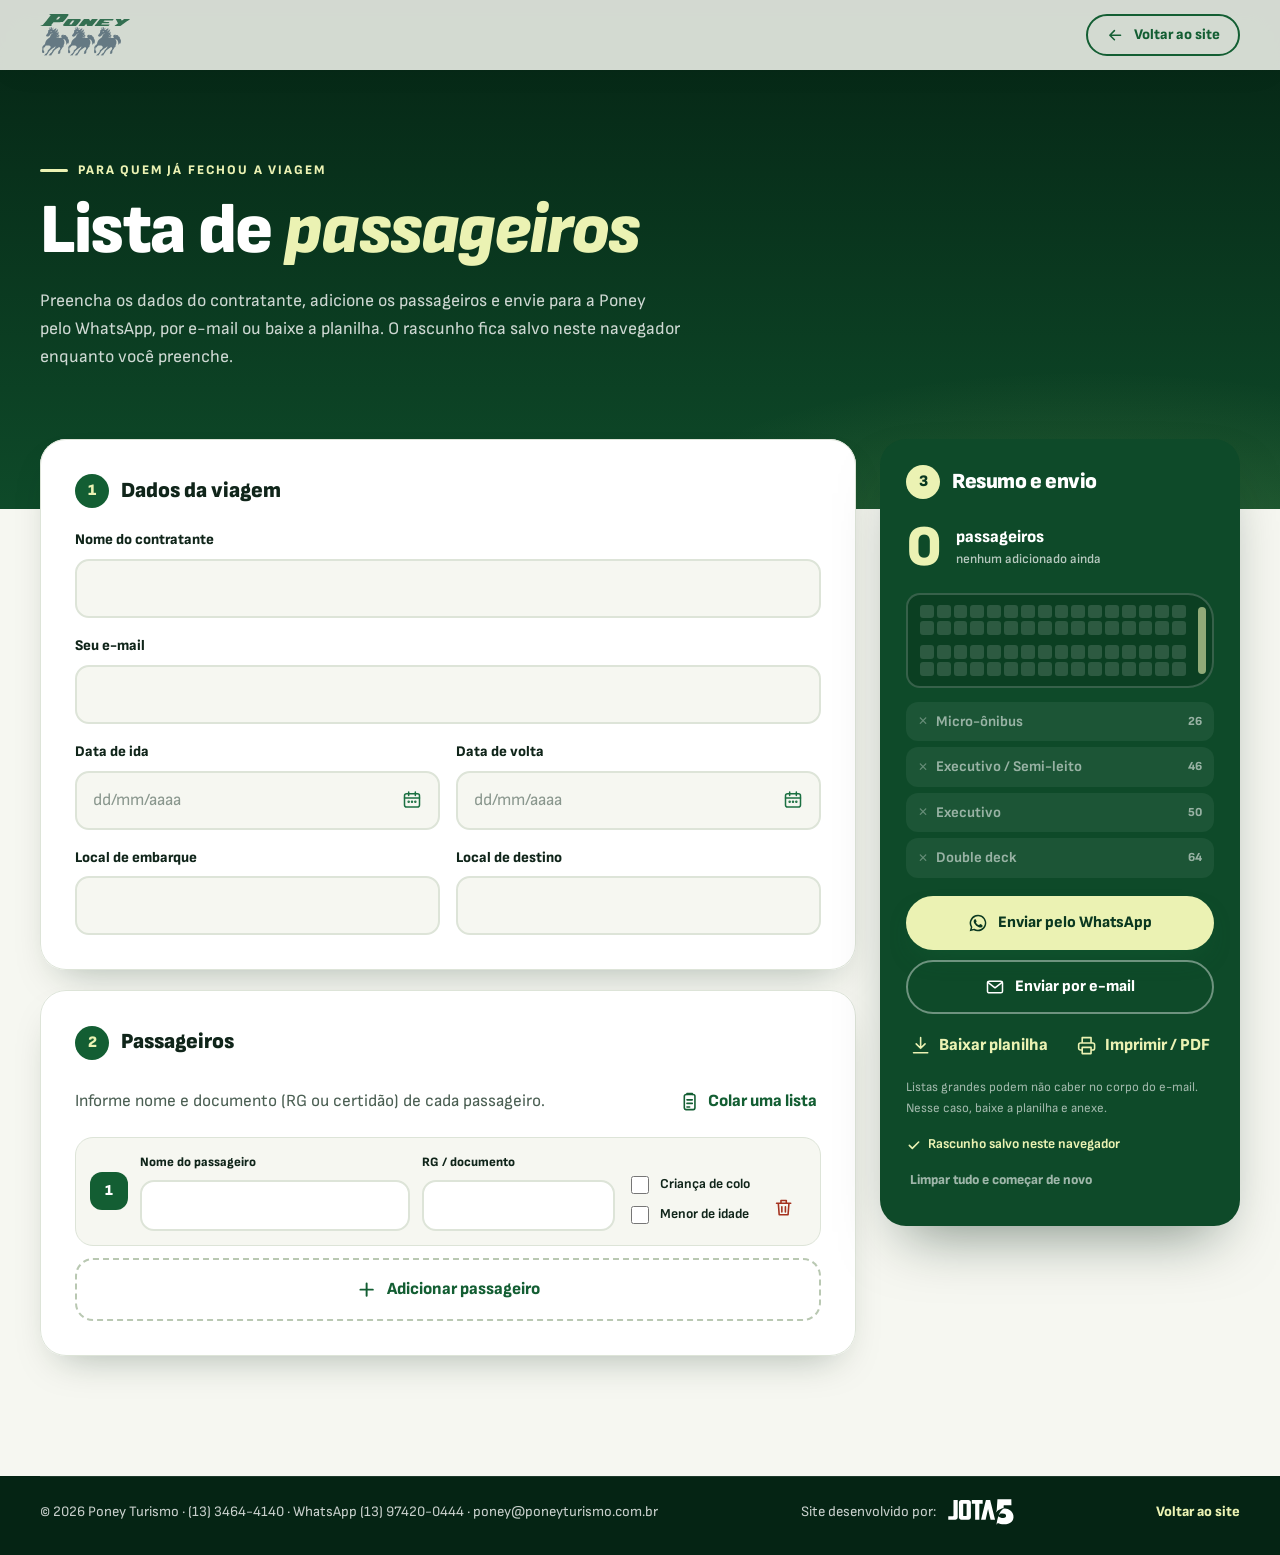
<file: lista-de-passageiros.html>
<!DOCTYPE html>
<html lang="pt-BR">
<head>
  <meta charset="UTF-8">
  <meta name="viewport" content="width=device-width, initial-scale=1">
  <title>Lista de passageiros | Poney Turismo</title>
  <meta name="description" content="Envie a lista de passageiros da sua viagem com a Poney Turismo.">
  <meta name="theme-color" content="#135E33">
  <!-- PRÉVIA no GitHub Pages: remover ao publicar no domínio oficial -->
  <meta name="robots" content="noindex, nofollow">
  <link rel="icon" href="assets/svg/favicon.svg" type="image/svg+xml">
  <link rel="preconnect" href="https://fonts.googleapis.com">
  <link rel="preconnect" href="https://fonts.gstatic.com" crossorigin>
  <link href="https://fonts.googleapis.com/css2?family=Sofia+Sans:ital,wght@0,400..900;1,700..900&display=swap" rel="stylesheet">
  <link rel="stylesheet" href="assets/css/style.css">
  <link rel="stylesheet" href="assets/css/lista.css">
  <script>document.documentElement.classList.add('js');</script>
</head>
<body class="pagina-lista">
  <svg class="sprite" aria-hidden="true" focusable="false">
    <symbol id="poney-wordmark" viewBox="0 0 374 50"><path d="M1.6 49.6C1.2 49.4 3 48.4 4.5 48C5 47.8 6.3 47.4 7.3 47C8.3 46.6 9.6 46.1 10.2 46C11.4 45.6 12.7 44.3 16.5 39.5C18 37.7 19.3 36 19.5 35.8C19.7 35.6 20.4 34.8 21 34C22 32.8 25.1 28.9 28 25.5C28.6 24.7 32 20.6 33.5 18.7C34.1 18 36 15.6 37.8 13.4C44.6 5.1 44.3 5.5 43.8 4.8C43.6 4.4 42.7 3.8 42 3.4C39 1.8 37.2 0.7 37.1 0.4C37 0.1 47.9 0 76.1 0C114.2 0 115.2 0 116.5 0.7C117.2 1 118 1.6 118.2 2C119.3 3.5 118.6 4.6 110.9 14.2C106.8 19.3 103.1 24 102.6 24.6C102.1 25.3 101.4 26.1 101.1 26.5C100.7 26.9 99.6 28.2 98.6 29.5C94.7 34.4 96.6 34 74.8 34C60.8 34 56.4 34.1 56 34.4C54.8 35.3 47 45.4 47 46C47 46.3 47.4 47 48 47.4C50.1 49.2 50 49.2 38.3 49.5C22.3 49.8 2 49.9 1.6 49.6ZM119.7 49.7C99.5 49.5 97.7 49.5 96.9 48.9C95.4 47.9 95.3 45.3 96.8 43.7C97.2 43.2 99 41 100.8 38.7C112.6 23.4 112.7 23.3 115.1 22.1L116.8 21.2L141.5 21.1L166.2 21L167.5 21.9C168.7 22.8 168.8 23 168.9 24.4C169 26.1 168.7 26.7 165.8 30C165.3 30.7 164.2 31.9 163.5 32.8C162.8 33.7 161.9 34.7 161.5 35.1C161.2 35.5 160.2 36.7 159.4 37.8C158.5 38.9 157.7 40 157.4 40.3C157.2 40.5 156.1 41.9 155 43.3C152 47.3 150.1 48.8 147.8 49.3C144.8 49.8 143 49.9 119.7 49.7ZM159.3 49.7C158.9 49.6 159.5 48.5 161.3 46.3C162.2 45.3 163.6 43.6 164.5 42.4C165.4 41.2 167 39.2 168.1 37.9C169.1 36.6 170.9 34.4 172 33C173.1 31.6 174.9 29.4 175.9 28.1C177 26.8 178.6 24.8 179.5 23.6C180.4 22.4 181.3 21.4 181.5 21.3C181.7 21.1 186.7 21 192.6 21.1L203.4 21.2L204 22.2C204.4 22.7 205 23.8 205.4 24.7C207.2 28 207.5 28.5 208.1 28.8C208.5 29.1 208.8 29 209.2 28.4C209.5 28 209.9 27.5 210.1 27.3C210.3 27 211.6 25.5 213 23.9L215.4 21L227.2 21C235.9 21 239 21.1 239 21.4C239 21.7 237 24.4 236.3 25C236.2 25.1 234.1 27.8 231.5 31C228.9 34.2 226.5 37.2 226.1 37.7C225.4 38.5 224.4 39.8 221 44C219.9 45.4 218.5 47.1 217.8 47.9L216.5 49.4L206.7 49.7C201.3 49.9 196.5 50 196.1 49.9C195.7 49.7 195.3 49.3 195.2 48.9C195 48.5 194.8 47.7 194.5 47.2C194.3 46.6 193.6 45 193 43.5C192.4 42 191.8 40.7 191.6 40.6C191.4 40.3 189.4 42.6 186.1 46.9C185.3 47.9 184.4 49 184 49.2C183.6 49.6 180.8 49.7 171.5 49.7C165 49.8 159.5 49.8 159.3 49.7ZM226.2 49.7C226.1 49.5 226.6 48.5 227.5 47.4C228.3 46.4 229.9 44.3 231.1 42.8C232.2 41.4 233.2 40.1 233.3 40C233.5 39.9 234.9 38.1 236.5 36C238.2 33.9 240.5 31 241.7 29.5C242.9 28 244.8 25.5 245.9 24C247.1 22.5 248.4 21.2 248.8 21C250 20.6 306 21 306 21.5C306 21.7 304.9 23 303.7 24.3L301.3 26.8L299.6 26.8C297.3 26.8 268 26.7 267.3 26.7C266.7 26.7 263 31.4 263 32.2C263 32.6 264.5 32.7 275.3 32.7C283.4 32.7 287.7 32.8 287.8 33C288 33.2 287.1 34.4 286 35.7L283.9 38L271 38C264 38 258 38.1 257.8 38.3C257 38.9 254 42.7 254 43.1C254 43.6 255.7 43.7 271 43.7C286.1 43.7 288 43.7 288 44.2C288 44.5 287 45.9 285.8 47.3L283.6 50L255 50C236.2 50 226.3 49.9 226.2 49.7ZM308.9 49.7C308.8 49.5 310.1 48.4 311.9 47.1C313.6 45.9 316.5 43.8 318.3 42.5C320.1 41.1 321.9 39.9 322.3 39.7C323.2 39.2 323.2 38.3 322 36.2C321.5 35.3 320.3 33 319.3 31.2C317.7 28.1 316.7 26.3 314.7 22.7C314.2 21.7 314.1 21.3 314.4 21.2C314.7 21.1 319.4 21 325 21.1L335.2 21.2L336.8 24.3C337.6 26.1 338.6 27.5 338.9 27.6C339.1 27.7 340.2 27.1 341.1 26.4C342.1 25.6 344.2 24.1 345.7 23.1L348.6 21.1L360.7 21C370.1 20.9 372.8 20.9 372.8 21.2C372.8 21.5 372.2 22.1 371.3 22.6C370.5 23.2 368.6 24.5 367 25.6C365.4 26.7 363 28.5 361.5 29.5C360 30.5 357.5 32.3 355.8 33.5C354.2 34.7 351.6 36.5 350.2 37.5C348.7 38.5 346.2 40.3 344.5 41.5C342.8 42.7 340.3 44.5 338.8 45.5C337.4 46.5 335.3 48 334.3 48.7L332.5 50L320.8 50C314.3 50 309 49.9 308.9 49.7ZM129.7 43.1C130.1 42.9 130.8 42.4 131.3 42C132.6 40.8 142 28 142 27.5C142 26.8 140.7 26.6 137.3 26.7C134.5 26.9 134.3 26.9 133.1 28C131.7 29.4 122 42.2 122 42.7C122 42.9 122.3 43.1 122.7 43.3C123.6 43.6 128.6 43.5 129.7 43.1ZM75.3 22C76 21.6 76.9 20.8 77.3 20.3C77.8 19.8 79.4 18.1 80.8 16.5C84 13 85 11.7 84.8 11.3C84.7 11.1 83 11 81 11C78.1 11 77.1 11.1 76.4 11.6C75.4 12.2 75.4 12.2 71.7 16.3C70.1 18.1 68.4 19.9 67.9 20.4C67 21.3 66.8 22 67.2 22.4C67.3 22.6 69 22.7 70.8 22.7C73.6 22.7 74.3 22.6 75.3 22Z"/></symbol><symbol id="poney-cavalo" viewBox="7 53 115 120"><path d="M17.2 172.1C16.9 171.3 19.2 168.7 20.2 168.7C20.8 168.7 21 168.5 21.1 167.6C21.1 166.9 21.4 166.4 21.8 166.2C24.8 164.6 26.7 162.8 29.4 159.2C31.1 156.8 31.6 155.8 31.8 153.7C32.1 151.3 33.2 149.7 35.5 148.2C38 146.6 41.4 143.2 42.4 141.3C44.1 138.3 45 136.6 45 136.1C45 135.9 44.2 135.2 43.2 134.5C42.3 133.7 40.8 132.5 39.9 131.7L38.3 130.2L34.1 130.5C31.7 130.6 28.9 130.7 27.8 130.7C26.7 130.7 25.4 130.8 25 130.9C24.1 131.3 22 133.3 22 133.8C22 134.1 20.3 136.4 19.3 137.3C18.4 138.2 17 139 16.3 139C15.1 139 14.6 139.5 14.8 140.4C15 140.9 14.8 141.9 14.5 142.8C13.9 144.7 13.9 148.3 14.5 149.1C14.8 149.5 15.1 150.4 15.2 151.2C15.3 152.2 15.7 152.9 16.7 153.9C18.2 155.4 18.4 156.7 17.3 159.1C16 162.1 12.6 163 10.2 161C9 160 9 159.9 9 157.8C9.1 156.2 9 155.5 8.5 155C7.9 154.4 7.9 154.2 8.5 152.2C8.8 151 9.2 149 9.5 147.9C9.9 146.4 10 145.1 9.9 143.8C9.3 138.5 9.3 137.5 9.7 136.5C10.8 134.1 12.8 131.6 16.2 128.4C18.2 126.5 20 124.5 20.3 123.8C21.1 122.1 22 119.3 22 118.6C22 117.4 24.9 111.6 26.7 109C28.3 106.8 32.7 102.5 35.5 100.4C39.9 97.1 42.6 93.6 43.1 90.7C43.3 90 43.9 88.4 44.6 87C45.8 84.7 45.9 84.5 47.2 84.2C50.3 83.5 53 81.6 53 79.9C53 79.2 53 79.1 51 80.5C49.3 81.7 47.5 82.3 46.1 82.3C45.2 82.3 42.4 85 41.1 87.1C37.8 92.3 33 94.6 28.6 93.1C27 92.6 25.6 91.3 25.2 89.7C24.6 88 26.2 85.2 30 81.4C32.4 78.8 33.4 76.8 33.6 74.1C33.7 72.9 33.9 72 34 72C34.5 72 34.4 70.8 33.8 70.2C33.1 69.5 33.2 69.3 35.2 67.2C39.1 63.4 40 62.1 40 60.1C40 59.1 39.9 58.3 39.7 58.2C39.3 57.9 38 59.3 38 60C38 60.9 37.4 62 37 62C36.4 62 37 59.6 37.7 58.9C38.1 58.5 38.3 57.9 38.3 57.2C38.3 55.5 39.3 55.6 40.8 57.6C42.3 59.7 42.4 60.8 41 62.2C39.9 63.2 39.8 63.7 40.4 64.3C41.4 65.1 41.8 64.9 41.8 63.5C41.9 62.3 42.1 61.9 43.4 60.7C45.2 59 45.5 57.9 44.3 55.7C43.4 53.9 44.1 53.5 46.1 54.5C46.6 54.8 47.3 55 47.5 55C47.7 55 48.3 55.5 48.9 56.1C50.1 57.3 50.3 58.7 49.5 59.9C48.8 60.9 48.5 62.8 49 63.6C49.6 64.7 50.2 64.5 50.1 63.2C50 62.4 50.2 61.8 51.1 60.6C51.8 59.8 52.7 58.5 53.2 57.7C53.8 57 54.3 56.3 54.5 56.3C54.7 56.4 55.4 57.1 56 57.9C57.4 59.8 57.6 62.1 56.5 63.3C55.3 64.6 54.4 63.9 55.5 62.5C56.2 61.6 56.1 59.6 55.4 58.9C54.7 58.3 54 58.4 54 59.1C54 59.3 53.5 60 53 60.6C51.7 62.1 51.6 64.1 52.9 65.5C53.7 66.3 53.9 66.4 55.2 66.2C56.4 66.1 56.9 65.8 58.9 63.8C61.9 60.7 63.3 60 66.5 60C67.8 60 69 60.1 69.1 60.2C69.2 60.3 68.9 61 68.3 61.6C67.8 62.3 67 63.9 66.5 65.1C65.6 67.3 63.6 70 63 70C62.4 70 60.7 71.4 60.9 71.7C61.5 72.8 64.3 71.3 67.8 68C70.5 65.5 71.1 65.1 72.9 64.6C75.7 63.7 76.3 64.1 74.9 65.7C74.4 66.4 73.9 67.6 73.5 69.6C72.9 72.7 71.6 74.8 69.7 75.8C69.2 76.1 68.6 76.6 68.2 76.9C67.4 77.9 68.2 78.1 70.2 77.4C72.2 76.7 73.5 75.9 75.1 74.2C75.8 73.5 76.5 73.1 76.7 73.2C76.9 73.3 77 74.4 77 75.6C77 77.6 76.9 78.1 76 79.3C75.4 80.1 74.6 80.8 74.2 81C73.2 81.4 73.1 82 73.9 82C75.6 82.1 76.9 81.9 77.6 81.3C78.9 80.3 79.2 81 78.4 82.7C77.4 84.7 76.2 85.9 74.7 86.4C73.4 86.8 72.8 86.7 68.8 85.8C67.7 85.5 67.8 86.4 68.9 87.2C70.2 88.2 71.9 88.7 73.6 88.7C75.4 88.7 78.5 87.9 79.2 87.3C80 86.6 80.4 87.3 80.3 89.3C80.1 90.8 79.9 91.3 79 92.1C78.1 92.9 77.8 93 75.5 93C73.7 93 73 93.1 73.1 93.4C73.3 94.1 75.1 94.4 77.9 94.2C80.8 93.9 81.2 94.1 79.9 95.2C77.5 97.4 72.3 97.2 68.8 94.8C67.1 93.6 66.2 93.9 67.6 95.3C70.7 98.4 73 98.9 82.8 99.1C86.9 99.1 90.3 99.1 90.3 98.9C90.3 98.8 89.9 97.7 89.3 96.6C87.8 93.5 87.3 91.4 87.7 90.2C88.5 88 93 86 96.9 86C98.9 86 99.6 86.4 98.5 86.8C98 87 97.8 88.4 98.2 88.8C98.3 88.9 99 88.5 99.7 88C101.6 86.5 104 86.7 108.6 88.8C110.5 89.6 110.4 90 108 90C106.9 90 106 90.1 105.9 90.3C105.6 90.6 106.4 91 107.4 91C108.3 91 110.4 92.2 111.7 93.4C113 94.6 115 97.1 115 97.5C115 97.6 115.4 98.3 116 99C117.2 100.5 117.6 101.7 116.9 101.7C116.6 101.7 116.3 101.5 116.2 101.3C115.9 100.9 114.4 100.9 114.2 101.3C114.1 101.4 114.8 102.1 115.7 102.8C120.5 106.3 121.2 112.3 118.2 122C117.6 124.1 116.8 124 116.8 121.7C116.8 119.6 116.4 119.2 115.4 120.5C115 121 114 122.2 113.1 123.3C112.1 124.3 111 125.6 110.6 126.1C109.3 127.6 109 127.1 109 123.3C109 115.9 106.8 109.5 103.2 106.5C101.1 104.7 96.7 103.3 96.7 104.4C96.7 104.6 97.2 105.3 97.8 106.1C98.4 106.9 99.4 108.5 100 109.8C101.1 112.1 101.1 112.3 101.1 116.7C101.2 120.6 101.1 121.4 100.4 123.3C99.1 126.8 98.8 127.4 98 129.1L97.2 130.7L98 131.5C99 132.6 98.7 133.3 95.5 136.7C94 138.2 92.2 140.4 91.4 141.5C90.7 142.6 88.8 145.4 87.2 147.8L84.4 152L84.6 153.8C84.7 155.1 84.6 156 84.2 157.1C83.8 158.2 83.7 158.7 84 159.5C84.5 160.7 84.2 161.6 82.9 162.8C81.1 164.4 79.6 165 77.4 165C73.4 165 72.8 162.7 75.8 158.2C76.4 157.4 76.4 157.3 75.9 156.5C75 155.2 75.2 154.7 77.1 152.9C80.3 149.8 84 144.3 84 142.7C84 142.3 83.6 141.7 83.1 141.3C82.1 140.5 81.3 139 81.3 137.6C81.3 137.1 81.2 136.6 81 136.5C80.6 136.3 78.7 137 77.5 137.8C77 138.3 75.7 138.9 74.8 139.4C72.9 140.3 69 142.9 67.3 144.3C66.7 144.9 65.3 146.2 64.2 147.1C58 152.4 56.7 154.1 54 159.6C52.8 162.1 51.1 164.5 49.6 165.6C48.7 166.2 48.5 166.7 48.3 168C48.2 168.9 47.8 170 47.3 170.6C46.7 171.5 46.4 171.6 43.9 171.8C39.9 172.1 36.7 172 36.5 171.7C36.1 171 38.1 168.3 39.1 168.3C39.7 168.3 39.8 168.1 39.7 166.8C39.7 166.4 40.1 165.9 40.9 165.3C42.7 164.1 49.8 157 50.5 155.8C50.8 155.2 51 154.2 51 153.6C51 151.3 52.5 149.1 56 146.5C58.2 144.9 59.8 143.3 60.9 141.8C61.9 140.5 62.9 139.2 63.3 138.9C64.2 138 64.2 137.5 63.2 137.8C62 138.1 61.8 137.4 62.9 136.4C64.1 135.3 64.5 134.4 63.9 134.1C63.6 134 62.7 134.7 61.8 135.5C60.2 137.1 56.5 140 56.2 140C56.1 140 54.9 140.7 53.5 141.5C52.1 142.3 50.9 143 50.7 143C50.5 143 45 147.7 42.5 150C41.6 150.9 40.5 152 40 152.4C38 154.3 36.1 157 34.5 160.3C33 163.2 32.4 164.1 30.7 165.6C28.8 167.3 28.7 167.5 28.8 168.5C29 169.2 28.9 169.7 28.5 170C28.2 170.2 28 170.6 28 170.9C28 171.6 26.8 171.9 22.5 172.1C20.3 172.3 18.3 172.4 18 172.5C17.6 172.6 17.3 172.4 17.2 172.1ZM46.6 74.3C47.9 73.7 49.1 72.5 48.9 71.8C48.9 71.3 48.5 71.1 47.4 71.1C46.2 71 45.8 71.1 45 71.9C43.9 72.9 43.8 73.6 44.4 74.3C44.9 74.8 45.4 74.8 46.6 74.3Z"/></symbol>
    <symbol id="i-seta" viewBox="0 0 24 24"><g fill="none" stroke="currentColor" stroke-width="2" stroke-linecap="round" stroke-linejoin="round"><path d="M5 12h14M13 6l6 6-6 6"/></g></symbol>
    <symbol id="i-voltar" viewBox="0 0 24 24"><g fill="none" stroke="currentColor" stroke-width="2" stroke-linecap="round" stroke-linejoin="round"><path d="M19 12H5M11 6l-6 6 6 6"/></g></symbol>
    <symbol id="i-mais" viewBox="0 0 24 24"><g fill="none" stroke="currentColor" stroke-width="2.2" stroke-linecap="round"><path d="M12 5v14M5 12h14"/></g></symbol>
    <symbol id="i-lixo" viewBox="0 0 24 24"><g fill="none" stroke="currentColor" stroke-width="1.8" stroke-linecap="round" stroke-linejoin="round"><path d="M4 7h16M9 7V4h6v3M6 7l1 13h10l1-13M10 11v6M14 11v6"/></g></symbol>
    <symbol id="i-whatsapp" viewBox="0 0 24 24"><path fill="currentColor" d="M12 2a10 10 0 0 0-8.6 15.1L2 22l5-1.3A10 10 0 1 0 12 2zm0 18.2a8.2 8.2 0 0 1-4.2-1.2l-.3-.2-3 .8.8-2.9-.2-.3A8.2 8.2 0 1 1 12 20.2zm4.5-6.1c-.2-.1-1.5-.7-1.7-.8s-.4-.1-.6.1-.6.8-.8 1-.3.2-.5.1a6.7 6.7 0 0 1-3.3-2.9c-.3-.4.3-.4.7-1.4.1-.2 0-.3 0-.4l-.8-1.8c-.2-.5-.4-.4-.6-.4h-.5a1 1 0 0 0-.7.3 3 3 0 0 0-.9 2.2 5.2 5.2 0 0 0 1.1 2.7 11.8 11.8 0 0 0 4.5 4c1.7.7 2.3.8 3.2.6a2.7 2.7 0 0 0 1.8-1.2 2.2 2.2 0 0 0 .1-1.3c0-.1-.2-.2-.4-.3z"/></symbol>
    <symbol id="i-email" viewBox="0 0 24 24"><g fill="none" stroke="currentColor" stroke-width="1.8" stroke-linecap="round" stroke-linejoin="round"><rect x="3" y="5" width="18" height="14" rx="2"/><path d="M3.5 6.5 12 13l8.5-6.5"/></g></symbol>
    <symbol id="i-download" viewBox="0 0 24 24"><g fill="none" stroke="currentColor" stroke-width="1.8" stroke-linecap="round" stroke-linejoin="round"><path d="M12 3v12M7 10l5 5 5-5M4 20h16"/></g></symbol>
    <symbol id="i-imprimir" viewBox="0 0 24 24"><g fill="none" stroke="currentColor" stroke-width="1.8" stroke-linecap="round" stroke-linejoin="round"><path d="M7 9V3h10v6M7 17H5a2 2 0 0 1-2-2v-4a2 2 0 0 1 2-2h14a2 2 0 0 1 2 2v4a2 2 0 0 1-2 2h-2M7 14h10v7H7z"/></g></symbol>
    <symbol id="i-colar" viewBox="0 0 24 24"><g fill="none" stroke="currentColor" stroke-width="1.8" stroke-linecap="round" stroke-linejoin="round"><rect x="6" y="4" width="12" height="17" rx="2"/><path d="M9 4V3h6v1M9 10h6M9 14h6M9 18h3"/></g></symbol>
    <symbol id="i-check" viewBox="0 0 24 24"><g fill="none" stroke="currentColor" stroke-width="2.4" stroke-linecap="round" stroke-linejoin="round"><path d="M5 12.5l4.5 4.5L19 7.5"/></g></symbol>
  </svg>

  <a class="pular" href="#conteudo">Pular para o conteúdo</a>

  <header class="topo rolado topo-fixo" data-topo>
    <div class="topo-interno container">
      <a href="index.html" class="topo-logo" aria-label="Poney Turismo - página inicial">
        <svg class="logo" viewBox="0 0 374 174" aria-hidden="true">
          <use class="logo-wordmark" href="#poney-wordmark" width="374" height="50"/>
          <g class="logo-cavalos">
            <use class="logo-cavalo" style="--i:0" href="#poney-cavalo" x="7" y="53" width="115" height="120"/>
            <use class="logo-cavalo" style="--i:1" href="#poney-cavalo" x="114.6" y="53.2" width="115" height="120"/>
            <use class="logo-cavalo" style="--i:2" href="#poney-cavalo" x="222.5" y="53.2" width="115" height="120"/>
          </g>
        </svg>
      </a>
      <a href="index.html" class="botao botao-contorno voltar"><svg class="icone"><use href="#i-voltar"/></svg>Voltar ao site</a>
    </div>
  </header>

  <main id="conteudo">
    <section class="lista-cabecalho">
      <div class="container">
        <p class="sobretitulo" data-revelar>Para quem já fechou a viagem</p>
        <h1 data-revelar style="--d:1">Lista de <em>passageiros</em></h1>
        <p data-revelar style="--d:2">Preencha os dados do contratante, adicione os passageiros e envie para a Poney pelo WhatsApp, por e-mail ou baixe a planilha. O rascunho fica salvo neste navegador enquanto você preenche.</p>
      </div>
    </section>

    <div class="container lista-grade">
      <form class="lista-form" data-lista novalidate>
        <fieldset class="bloco" data-revelar>
          <legend><span class="passo">1</span>Dados da viagem</legend>
          <div class="formulario-campos">
            <div class="campo campo-largo">
              <label for="l-nome">Nome do contratante</label>
              <input id="l-nome" name="nome" type="text" autocomplete="name" required>
            </div>
            <div class="campo campo-largo">
              <label for="l-email">Seu e-mail</label>
              <input id="l-email" name="email" type="email" autocomplete="email" required>
            </div>
            <div class="campo">
              <label for="l-ida">Data de ida</label>
              <input id="l-ida" name="ida" type="date" required>
            </div>
            <div class="campo">
              <label for="l-volta">Data de volta</label>
              <input id="l-volta" name="volta" type="date" required>
            </div>
            <div class="campo">
              <label for="l-embarque">Local de embarque</label>
              <input id="l-embarque" name="embarque" type="text" required>
            </div>
            <div class="campo">
              <label for="l-destino">Local de destino</label>
              <input id="l-destino" name="destino" type="text" required>
            </div>
          </div>
        </fieldset>

        <fieldset class="bloco" data-revelar style="--d:1">
          <legend><span class="passo">2</span>Passageiros</legend>
          <div class="passageiros-topo">
            <p>Informe nome e documento (RG ou certidão) de cada passageiro.</p>
            <button type="button" class="botao-texto" data-abrir-colar><svg class="icone"><use href="#i-colar"/></svg>Colar uma lista</button>
          </div>

          <div class="colar" data-colar hidden>
            <label for="l-colar">Cole um passageiro por linha. Para incluir o documento, separe com ponto e vírgula ou tabulação (ex.: <code>Maria Souza; 12.345.678-9</code>).</label>
            <textarea id="l-colar" rows="5" placeholder="Maria Souza; 12.345.678-9&#10;João Lima; 98.765.432-1"></textarea>
            <div class="colar-acoes">
              <button type="button" class="botao botao-verde" data-importar><svg class="icone"><use href="#i-mais"/></svg>Adicionar à lista</button>
              <button type="button" class="botao botao-contorno" data-fechar-colar>Cancelar</button>
            </div>
          </div>

          <ol class="passageiros" data-passageiros></ol>

          <template data-modelo-passageiro>
            <li class="passageiro">
              <span class="passageiro-num" aria-hidden="true"></span>
              <div class="campo">
                <label>Nome do passageiro</label>
                <input type="text" data-campo="nome" required>
              </div>
              <div class="campo">
                <label>RG / documento</label>
                <input type="text" data-campo="rg" required>
              </div>
              <div class="passageiro-opcoes">
                <label class="marcador"><input type="checkbox" data-campo="colo"><span>Criança de colo</span></label>
                <label class="marcador"><input type="checkbox" data-campo="menor"><span>Menor de idade</span></label>
              </div>
              <button type="button" class="remover" data-remover aria-label="Remover passageiro"><svg class="icone"><use href="#i-lixo"/></svg></button>
            </li>
          </template>

          <button type="button" class="adicionar" data-adicionar><svg class="icone"><use href="#i-mais"/></svg>Adicionar passageiro</button>
        </fieldset>
      </form>

      <aside class="resumo" data-revelar style="--d:2" aria-labelledby="resumo-titulo">
        <div class="resumo-cartao">
          <h2 id="resumo-titulo"><span class="passo">3</span>Resumo e envio</h2>
          <div class="resumo-total">
            <strong data-total>0</strong>
            <span>passageiros<br><small data-detalhes>nenhum adicionado ainda</small></span>
          </div>

          <div class="resumo-onibus" aria-hidden="true">
            <div class="resumo-assentos" data-assentos></div>
          </div>
          <ul class="cabe-em" data-cabe-em aria-label="Ônibus que comportam o grupo">
            <li data-capacidade="26">Micro-ônibus <small>26</small></li>
            <li data-capacidade="46">Executivo / Semi-leito <small>46</small></li>
            <li data-capacidade="50">Executivo <small>50</small></li>
            <li data-capacidade="64">Double deck <small>64</small></li>
          </ul>

          <p class="form-erro" data-erro role="alert" hidden></p>

          <div class="resumo-acoes">
            <button type="button" class="botao botao-verde" data-enviar="whatsapp"><svg class="icone"><use href="#i-whatsapp"/></svg>Enviar pelo WhatsApp</button>
            <button type="button" class="botao botao-contorno" data-enviar="email"><svg class="icone"><use href="#i-email"/></svg>Enviar por e-mail</button>
            <div class="resumo-acoes-linha">
              <button type="button" class="botao-texto" data-enviar="csv"><svg class="icone"><use href="#i-download"/></svg>Baixar planilha</button>
              <button type="button" class="botao-texto" data-enviar="imprimir"><svg class="icone"><use href="#i-imprimir"/></svg>Imprimir / PDF</button>
            </div>
            <p class="resumo-nota">Listas grandes podem não caber no corpo do e-mail. Nesse caso, baixe a planilha e anexe.</p>
          </div>
          <p class="salvo" data-salvo hidden><svg class="icone"><use href="#i-check"/></svg>Rascunho salvo neste navegador</p>
          <button type="button" class="botao-texto limpar" data-limpar>Limpar tudo e começar de novo</button>
        </div>
      </aside>
    </div>

    <!-- versão para impressão / PDF -->
    <section class="impressao" data-impressao aria-hidden="true"></section>
  </main>

  <footer class="rodape rodape-simples">
    <div class="container rodape-base">
      <p>© <span data-ano>2026</span> Poney Turismo · (13) 3464-4140 · WhatsApp (13) 97420-0444 · poney@poneyturismo.com.br</p>
      <p class="credito">Site desenvolvido por: <a class="link-jota5" href="https://jota5.com.br/" target="_blank" rel="noopener" title="JOTA5 (abre em nova aba)"><svg class="logo-jota5" viewBox="247 135 506 200" role="img" aria-label="JOTA5 - abre o site em nova aba"><defs><linearGradient id="j5-grad-a" x1="685.77" y1="329.65" x2="685.77" y2="220.29" gradientUnits="userSpaceOnUse"><stop offset="0" stop-color="#2af9ff"/><stop offset="1" stop-color="#1565ff"/></linearGradient><linearGradient id="j5-grad-b" x1="674.74" y1="104.27" x2="674.74" y2="316.5" gradientUnits="userSpaceOnUse"><stop offset="0" stop-color="#2af9ff"/><stop offset="1" stop-color="#1565ff"/></linearGradient></defs><g fill="currentColor"><path d="M251.57,266.94h32.39c2.84,0,5.15-2.31,5.15-5.15v-116.49c0-1.78,1.44-3.22,3.22-3.22h26.17c1.78,0,3.22,1.44,3.22,3.22v130.65c0,10.66-8.64,19.31-19.31,19.31h-50.84c-1.42,0-2.57-1.15-2.57-2.57v-23.17c0-1.42,1.15-2.57,2.57-2.57Z"/><path d="M403.78,141.77h-53.42c-10.66,0-19.31,8.64-19.31,19.31v113.92c0,10.66,8.64,19.31,19.31,19.31h53.42c10.66,0,19.31-8.64,19.31-19.31v-113.92c0-10.66-8.64-19.31-19.31-19.31ZM390.27,265.98h-26.39v-95.25h26.39v95.25Z"/><polygon points="430.17 141.77 430.17 170.73 455.91 170.73 455.91 294.3 488.09 294.3 488.09 170.73 513.84 170.73 513.84 141.77 430.17 141.77"/><polygon points="501.22 294.3 538.69 142.09 571.3 142.09 609.05 295.26 574.73 295.26 555.13 211.38 536.4 294.3 501.22 294.3"/><path d="M685.52,208.44c-1.2,0-2.39-.01-3.56-.02-.04,0-.07,0-.11,0-1.01,0-1.99.04-2.96.11-.2.01-.4.02-.59.04-1.09.09-2.15.24-3.19.41-17.05,9.17-29.08,28.99-37.45,50.28l13.5-12.58c5.04-.67,10.5-1.03,16.13-1.03,18.48,0,24.81,6.52,26.16,16.3,1.57,11.41-5.18,19.57-21.76,19.57s-28.48-7.23-37.15-13.78c-7.4,21.39-11.37,43.02-13.28,55.84l-.71,9.5,9.53-13.24c12,5.48,27.69,10.06,46.91,10.06,49.46,0,79.39-23.37,73.21-68.21-4.34-31.48-35.26-52.47-64.67-53.23Z"/><path d="M621.31,231.51l-.02.3c18.6-20.01,47.74-27.2,53.03-28.37l1.5-20.04h59.24l-.7-46.47h-107.07l-5.35,84.49c-4.66,8.81-7.55,19.22-7.55,19.22,2.25-3.79,4.76-6.86,6.91-9.15Z"/></g><g class="j5-cor"><path fill="url(#j5-grad-a)" d="M685.52,208.44c-1.2,0-2.39-.01-3.56-.02-.04,0-.07,0-.11,0-1.01,0-1.99.04-2.96.11-.2.01-.4.02-.59.04-1.09.09-2.15.24-3.19.41-17.05,9.17-29.08,28.99-37.45,50.28l13.5-12.58c5.04-.67,10.5-1.03,16.13-1.03,18.48,0,24.81,6.52,26.16,16.3,1.57,11.41-5.18,19.57-21.76,19.57s-28.48-7.23-37.15-13.78c-7.4,21.39-11.37,43.02-13.28,55.84l-.71,9.5,9.53-13.24c12,5.48,27.69,10.06,46.91,10.06,49.46,0,79.39-23.37,73.21-68.21-4.34-31.48-35.26-52.47-64.67-53.23Z"/><path fill="url(#j5-grad-b)" d="M621.31,231.51l-.02.3c18.6-20.01,47.74-27.2,53.03-28.37l1.5-20.04h59.24l-.7-46.47h-107.07l-5.35,84.49c-4.66,8.81-7.55,19.22-7.55,19.22,2.25-3.79,4.76-6.86,6.91-9.15Z"/></g></svg></a></p>
      <a href="index.html" class="voltar-rodape">Voltar ao site</a>
    </div>
  </footer>

  <script src="assets/js/seletor-data.js"></script>
  <script src="assets/js/lista.js"></script>
</body>
</html>
</file>
<file: assets/css/style.css>
/* =========================================================
   Poney Turismo — estilos
   ========================================================= */

:root {
  --verde-950: #052414;
  --verde-900: #0a3820;
  --verde-800: #0e4a29;
  --verde-700: #135e33; /* cor da marca */
  --verde-600: #1b7042;
  --verde-500: #2f9a5c;
  --lima-100: #f5f9df;
  --lima-200: #ebf2b3; /* cor da marca */
  --lima-300: #dde98d;
  --lima-400: #cfe27a;
  --cinza-cavalo: #657983;
  --papel: #f6f7f1;
  --branco: #ffffff;
  --tinta: #10251a;
  --tinta-suave: #4b5f53;
  --linha: #dde4d8;
  --whats: #25d366;

  --fonte: "Sofia Sans", system-ui, -apple-system, "Segoe UI", sans-serif;
  --container: 1200px;
  --raio: 24px;
  --raio-m: 16px;
  --raio-p: 10px;
  --sombra: 0 18px 40px -20px rgba(5, 36, 20, 0.35);
  --sombra-forte: 0 30px 60px -24px rgba(5, 36, 20, 0.5);
  --ease: cubic-bezier(0.22, 1, 0.36, 1);
  --topo-h: 84px;
}

/* ---------- base ---------- */
*,
*::before,
*::after { box-sizing: border-box; }

html { scroll-behavior: smooth; scroll-padding-top: 90px; -webkit-text-size-adjust: 100%; }

body {
  margin: 0;
  font-family: var(--fonte);
  font-size: 1.0625rem;
  line-height: 1.6;
  color: var(--tinta);
  background: var(--papel);
  -webkit-font-smoothing: antialiased;
  overflow-x: hidden;
}

img, svg { display: block; max-width: 100%; }
img { height: auto; }
a { color: inherit; }
button, input, select, textarea { font: inherit; color: inherit; }
button { cursor: pointer; }
h1, h2, h3, h4 { margin: 0; line-height: 1.05; letter-spacing: -0.02em; }
p { margin: 0 0 1em; }
ul { margin: 0; padding: 0; list-style: none; }
em { font-style: italic; }
::selection { background: var(--lima-200); color: var(--verde-900); }

:focus-visible { outline: 3px solid var(--lima-400); outline-offset: 3px; border-radius: 6px; }

.container { width: min(var(--container), 100% - 32px); margin-inline: auto; }

/* o letreiro inclinado passa da borda; clip (e não hidden) mantém o position: sticky funcionando */
main { overflow-x: clip; }

.sprite { position: absolute; width: 0; height: 0; overflow: hidden; }

.icone { width: 1.25em; height: 1.25em; flex: none; }

.pular {
  position: fixed; left: 16px; top: -60px; z-index: 200;
  background: var(--lima-200); color: var(--verde-900);
  padding: 10px 16px; border-radius: 999px; font-weight: 800; text-decoration: none;
  transition: top 0.2s;
}
.pular:focus { top: 12px; }

/* ---------- tipografia ---------- */
.sobretitulo {
  display: inline-flex; align-items: center; gap: 10px;
  font-size: 0.82rem; font-weight: 800; letter-spacing: 0.14em; text-transform: uppercase;
  color: var(--verde-600); margin-bottom: 14px;
}
.sobretitulo::before {
  content: ""; width: 28px; height: 3px; border-radius: 3px; background: currentColor;
}

h2 { font-size: clamp(2.1rem, 4.4vw, 3.6rem); font-weight: 900; }
h2 em, .hero-titulo em {
  color: var(--verde-600);
  font-weight: 900;
}
h3 { font-size: 1.4rem; font-weight: 850; }

.cabecalho-secao { max-width: 680px; margin-bottom: clamp(36px, 5vw, 56px); }
.cabecalho-secao p:not(.sobretitulo) { color: var(--tinta-suave); font-size: 1.15rem; margin-top: 16px; }
.cabecalho-linha { max-width: none; display: flex; justify-content: space-between; align-items: end; gap: 24px; flex-wrap: wrap; }

.secao { padding-block: clamp(80px, 10vw, 140px); position: relative; }

/* ---------- botões ---------- */
.botao {
  --bg: var(--verde-700); --fg: #fff;
  display: inline-flex; align-items: center; justify-content: center; gap: 10px;
  padding: 15px 26px; border-radius: 999px; border: 2px solid transparent;
  background: var(--bg); color: var(--fg);
  font-weight: 800; font-size: 1rem; text-decoration: none; line-height: 1.1;
  transition: transform 0.35s var(--ease), translate 0.35s var(--ease), background-color 0.25s, color 0.25s, box-shadow 0.35s var(--ease);
}
.botao .icone { transition: transform 0.35s var(--ease); }
.botao:hover .icone { transform: translateX(3px); }
.botao:active { transform: scale(0.97); }
.botao-lima { --bg: var(--lima-200); --fg: var(--verde-900); box-shadow: 0 10px 30px -10px rgba(235, 242, 179, 0.6); }
.botao-lima:hover { --bg: #fff; }
.botao-verde { --bg: var(--verde-700); --fg: #fff; box-shadow: 0 12px 26px -12px rgba(19, 94, 51, 0.7); }
.botao-verde:hover { --bg: var(--verde-800); }
.botao-contorno { --bg: transparent; --fg: var(--verde-700); border-color: currentColor; }
.botao-contorno:hover { --bg: var(--verde-700); --fg: #fff; border-color: var(--verde-700); }
.botao-contorno-claro { --bg: transparent; --fg: #fff; border-color: rgba(255, 255, 255, 0.45); }
.botao-contorno-claro:hover { --bg: rgba(255, 255, 255, 0.12); border-color: #fff; }

/* ---------- revelar ao rolar ---------- */
.js [data-revelar] {
  opacity: 0;
  transform: translateY(28px);
  transition: opacity 0.9s var(--ease), transform 0.9s var(--ease), translate 0.35s var(--ease);
  transition-delay: calc(var(--d, 0) * 90ms);
}
.js [data-revelar].visivel { opacity: 1; transform: none; }

/* ---------- barra de rolagem: estrada com paradas ---------- */
.trilho[hidden] { display: none; }
html.trilho-ativo { --trilho-w: 24px; scrollbar-width: none; }
html.trilho-ativo::-webkit-scrollbar { display: none; }
html.trilho-ativo body { margin-right: var(--trilho-w); }

.trilho {
  position: fixed; top: 0; right: 0; bottom: 0; width: var(--trilho-w, 22px); z-index: 110;
  background: #0a3a20;
  box-shadow: inset 1px 0 0 rgba(255, 255, 255, 0.06), -6px 0 18px -10px rgba(0, 0, 0, 0.35);
}
.trilho-pista {
  position: absolute; inset: 8px 0; cursor: pointer;
}
.trilho-pista::before { /* faixa central tracejada */
  content: ""; position: absolute; left: 50%; top: 0; bottom: 0; width: 2px; margin-left: -1px;
  background: repeating-linear-gradient(180deg, rgba(235, 242, 179, 0.4) 0 9px, transparent 9px 20px);
}
.trilho-parada {
  position: absolute; left: 50%; width: 12px; height: 12px; margin: -6px 0 0 -6px; padding: 0;
  border-radius: 50%; border: 2px solid var(--lima-200); background: #0a3a20; z-index: 1;
  transition: background-color 0.3s, transform 0.3s var(--ease);
}
.trilho-parada::after { /* área de toque maior */
  content: ""; position: absolute; inset: -8px;
}
.trilho-parada.passou { background: var(--lima-200); }
.trilho-parada:hover, .trilho-parada:focus-visible { transform: scale(1.35); }
.trilho-parada span {
  position: absolute; right: calc(100% + 14px); top: 50%; transform: translate(6px, -50%);
  padding: 5px 11px; border-radius: 999px; white-space: nowrap; pointer-events: none;
  background: var(--verde-900); color: #fff; font-size: 0.8rem; font-weight: 800;
  box-shadow: 0 8px 20px -8px rgba(0, 0, 0, 0.5);
  opacity: 0; transition: opacity 0.25s, transform 0.3s var(--ease);
}
.trilho-parada:hover span, .trilho-parada:focus-visible span { opacity: 1; transform: translate(0, -50%); }

.trilho-onibus {
  position: absolute; left: 50%; top: 0; width: 20px; margin-left: -10px; z-index: 2;
  transform: translateY(var(--y, 0px)); cursor: grab; touch-action: none;
}
.trilho-carro { display: block; position: relative; transition: transform 0.45s var(--ease); }
.trilho-carro svg { width: 100%; height: auto; filter: drop-shadow(0 3px 4px rgba(0, 0, 0, 0.45)); }
.trilho.subindo .trilho-carro { transform: rotate(180deg); }
.trilho-arrastando .trilho-onibus { cursor: grabbing; }
.trilho-arrastando, .trilho-arrastando * { user-select: none; }
/* faróis acesos enquanto anda */
.trilho-farol {
  position: absolute; left: 50%; top: 100%; width: 22px; height: 30px; margin-left: -11px; pointer-events: none;
  background: radial-gradient(60% 100% at 50% 0%, rgba(255, 251, 220, 0.55), transparent 70%);
  opacity: 0; transition: opacity 0.3s;
}
.trilho.movendo .trilho-farol { opacity: 1; }
.trilho-freio { transition: fill 0.2s; }
.trilho:not(.movendo) .trilho-freio { fill: #ff5a45; }
/* placa com o nome da seção atual */
.trilho-placa {
  position: absolute; right: calc(100% + 12px); top: 50%; transform: translate(8px, -50%);
  padding: 6px 12px; border-radius: 10px; white-space: nowrap; pointer-events: none;
  background: var(--lima-200); color: var(--verde-900); font-size: 0.82rem; font-weight: 900;
  box-shadow: 0 10px 24px -10px rgba(0, 0, 0, 0.5);
  opacity: 0; transition: opacity 0.3s, transform 0.4s var(--ease);
}
.trilho-placa::after {
  content: ""; position: absolute; right: -5px; top: 50%; margin-top: -5px;
  border: 5px solid transparent; border-right: 0; border-left-color: var(--lima-200);
}
.trilho.mostrar-placa .trilho-placa { opacity: 1; transform: translate(0, -50%); }

/* telas de toque: estrada fina sobreposta, aparece só enquanto rola */
@media (hover: none), (max-width: 760px) {
  html.trilho-ativo { --trilho-w: 0px; }
  .trilho { width: 10px; right: 4px; background: rgba(10, 58, 32, 0.85); border-radius: 10px; top: 80px; bottom: 80px; opacity: 0; transition: opacity 0.4s; }
  .trilho.visivel, .trilho-arrastando .trilho { opacity: 1; }
  .trilho-pista::before { width: 1px; margin-left: -0.5px; }
  .trilho-parada { width: 6px; height: 6px; margin: -3px 0 0 -3px; border-width: 1.5px; }
  .trilho-parada span { display: none; }
  .trilho-onibus { width: 12px; margin-left: -6px; }
  .trilho-onibus::before { content: ""; position: absolute; inset: -10px -14px; } /* mais fácil de pegar com o dedo */
  .trilho-farol { width: 12px; height: 22px; margin-left: -6px; }
}

/* ---------- logo ---------- */
.logo { --palavra: #336f51; --cavalo: var(--cinza-cavalo); overflow: visible; }
.logo-wordmark { fill: var(--palavra); transition: fill 0.4s; }
.logo-cavalo { fill: var(--cavalo); transition: fill 0.4s; transform-box: fill-box; transform-origin: 50% 100%; }
.logo-claro { --palavra: #fff; --cavalo: var(--lima-200); }
a:hover > .logo .logo-cavalo,
.logo:hover .logo-cavalo { animation: galope 0.5s ease-in-out infinite; animation-delay: calc(var(--i) * -0.17s); }
@keyframes galope {
  0%, 100% { transform: translateY(0) rotate(0); }
  30% { transform: translateY(-9%) rotate(-5deg); }
  60% { transform: translateY(-3%) rotate(3deg); }
}

/* ---------- topo ---------- */
.topo {
  position: fixed; inset: 0 var(--trilho-w, 0px) auto 0; z-index: 100; height: var(--topo-h);
  color: #fff;
  transition: background-color 0.4s, box-shadow 0.4s, transform 0.45s var(--ease), color 0.4s, height 0.4s var(--ease);
}
.topo .logo { --palavra: #fff; --cavalo: var(--lima-200); }
.topo.rolado {
  --topo-h: 70px;
  background: rgba(246, 247, 241, 0.86);
  -webkit-backdrop-filter: saturate(1.6) blur(14px);
  backdrop-filter: saturate(1.6) blur(14px);
  box-shadow: 0 1px 0 rgba(16, 37, 26, 0.08), 0 10px 30px -18px rgba(5, 36, 20, 0.3);
  color: var(--tinta);
}
.topo.rolado .logo { --palavra: #336f51; --cavalo: var(--cinza-cavalo); }
.topo.escondido { transform: translateY(-100%); }
.topo-interno { height: 100%; display: flex; align-items: center; justify-content: space-between; gap: 24px; }
.topo-logo { display: block; flex: none; }
.topo-logo .logo { height: 50px; width: auto; transition: height 0.4s var(--ease); }
.topo.rolado .topo-logo .logo { height: 42px; }

.menu { display: flex; align-items: center; gap: 28px; }
.menu ul { display: flex; gap: 26px; }
.menu ul a {
  position: relative; text-decoration: none; font-weight: 700; font-size: 0.98rem; padding: 6px 0;
}
.menu ul a::after {
  content: ""; position: absolute; left: 0; right: 0; bottom: 0; height: 2px; border-radius: 2px;
  background: currentColor; transform: scaleX(0); transform-origin: right; transition: transform 0.4s var(--ease);
}
.menu ul a:hover::after, .menu ul a[aria-current="true"]::after { transform: scaleX(1); transform-origin: left; }
.menu-cta { padding: 12px 20px; }
.topo.rolado .menu-cta { --bg: var(--verde-700); --fg: #fff; box-shadow: none; }

.menu-botao {
  display: none; width: 46px; height: 46px; border-radius: 50%; border: 0;
  background: rgba(255, 255, 255, 0.14); position: relative; z-index: 2;
}
.topo.rolado .menu-botao { background: rgba(19, 94, 51, 0.1); }
.menu-botao span {
  position: absolute; left: 13px; right: 13px; height: 2px; border-radius: 2px; background: currentColor;
  transition: transform 0.4s var(--ease), opacity 0.3s;
}
.menu-botao span:nth-child(1) { top: 16px; }
.menu-botao span:nth-child(2) { top: 22px; }
.menu-botao span:nth-child(3) { top: 28px; }
.menu-aberto .menu-botao span:nth-child(1) { transform: translateY(6px) rotate(45deg); }
.menu-aberto .menu-botao span:nth-child(2) { opacity: 0; }
.menu-aberto .menu-botao span:nth-child(3) { transform: translateY(-6px) rotate(-45deg); }

@media (max-width: 1080px) {
  .menu ul { gap: 18px; }
  .menu ul a { font-size: 0.92rem; }
}
@media (max-width: 960px) {
  .menu-botao { display: block; }
  .menu {
    position: fixed; inset: 0; z-index: 1;
    flex-direction: column; justify-content: center; align-items: flex-start; gap: 32px;
    padding: 100px 28px 40px;
    background: var(--verde-900); color: #fff;
    clip-path: circle(0 at calc(100% - 39px) 42px);
    transition: clip-path 0.7s var(--ease);
    visibility: hidden;
  }
  .menu-aberto .menu { clip-path: circle(150% at calc(100% - 39px) 42px); visibility: visible; }
  .menu ul { flex-direction: column; gap: 6px; }
  .menu ul a { font-size: clamp(1.8rem, 8vw, 2.6rem); font-weight: 900; display: block; padding: 4px 0; }
  .menu ul li { opacity: 0; transform: translateY(20px); transition: opacity 0.5s, transform 0.6s var(--ease); }
  .menu-aberto .menu ul li { opacity: 1; transform: none; }
  .menu-aberto .menu ul li:nth-child(1) { transition-delay: 0.12s; }
  .menu-aberto .menu ul li:nth-child(2) { transition-delay: 0.17s; }
  .menu-aberto .menu ul li:nth-child(3) { transition-delay: 0.22s; }
  .menu-aberto .menu ul li:nth-child(4) { transition-delay: 0.27s; }
  .menu-aberto .menu ul li:nth-child(5) { transition-delay: 0.32s; }
  .menu-aberto .menu ul li:nth-child(6) { transition-delay: 0.37s; }
  .topo.rolado .menu-cta, .menu-cta { --bg: var(--lima-200); --fg: var(--verde-900); }
  .menu-aberto .topo { color: #fff; background: transparent; box-shadow: none; -webkit-backdrop-filter: none; backdrop-filter: none; }
  .menu-aberto .topo .logo { --palavra: #fff; --cavalo: var(--lima-200); }
  .menu-aberto .topo .menu-botao { background: rgba(255, 255, 255, 0.14); }
  .menu-aberto { overflow: hidden; }
  .menu-aberto .trilho { display: none; }
}

/* ---------- hero ---------- */
.hero {
  --cena-h: 300px;
  /* ciclo dia/noite: tudo que depende dele usa a mesma duração e o mesmo atraso */
  --ciclo: 48s;
  --ciclo-atraso: -40s; /* começa de manhã, com o sol subindo */
  --raio-orbita: clamp(220px, 23vw, 340px);
  --orbita-x: 84%;
  --orbita-abaixo: 60px; /* eixo um pouco abaixo do horizonte: o sol fica longe do título */
  position: relative; isolation: isolate; overflow: hidden;
  min-height: 100vh; min-height: 100svh;
  display: flex; align-items: center;
  padding: calc(var(--topo-h) + 24px) 0 calc(var(--cena-h) - 30px);
  color: #fff;
  background:
    radial-gradient(1200px 500px at 85% 115%, rgba(207, 226, 122, 0.18), transparent 60%),
    linear-gradient(180deg, var(--verde-950) 0%, var(--verde-900) 30%, #11552f 70%, #1d7845 100%);
}
.hero-ceu { position: absolute; inset: 0; z-index: -1; pointer-events: none; }
.hero.pausado *, .hero.pausado *::before, .hero.pausado *::after { animation-play-state: paused !important; }
.hero-brilho {
  position: absolute; inset: 0;
  background: radial-gradient(520px circle at var(--mx, -999px) var(--my, -999px), rgba(235, 242, 179, 0.09), transparent 60%);
}

/* dia/noite */
.hero-ceu-noite, .hero-estrelas, .hero-onibus::after {
  animation: noite-opacidade var(--ciclo) linear var(--ciclo-atraso) infinite;
}
.hero-ceu-noite {
  position: absolute; inset: 0; opacity: 0;
  background: linear-gradient(180deg, rgba(2, 10, 26, 0.82) 0%, rgba(3, 18, 30, 0.7) 55%, rgba(4, 30, 26, 0.5) 100%);
}
.hero-estrelas {
  position: absolute; left: 0; right: 0; top: 0; bottom: calc(var(--cena-h) + 30px); opacity: 0;
  background-image:
    radial-gradient(1.4px 1.4px at 22px 34px, #fff 50%, transparent 51%),
    radial-gradient(1px 1px at 96px 118px, #fff 50%, transparent 51%),
    radial-gradient(1.6px 1.6px at 170px 62px, #fffbe0 50%, transparent 51%),
    radial-gradient(1px 1px at 250px 150px, #fff 50%, transparent 51%),
    radial-gradient(1.2px 1.2px at 300px 24px, #fff 50%, transparent 51%),
    radial-gradient(1px 1px at 330px 96px, #ebf2b3 50%, transparent 51%),
    radial-gradient(1.3px 1.3px at 60px 196px, #fff 50%, transparent 51%),
    radial-gradient(1px 1px at 210px 210px, #fff 50%, transparent 51%);
  background-size: 360px 240px;
}
.hero-estrelas::before { /* algumas estrelas piscam */
  content: ""; position: absolute; inset: 0;
  background-image:
    radial-gradient(2px 2px at 130px 80px, #fff 50%, transparent 51%),
    radial-gradient(1.8px 1.8px at 400px 170px, #fffbe0 50%, transparent 51%),
    radial-gradient(2px 2px at 610px 40px, #fff 50%, transparent 51%);
  background-size: 700px 260px;
  animation: piscar 2.6s ease-in-out infinite alternate;
}
@keyframes piscar { from { opacity: 0.2; } to { opacity: 1; } }
@keyframes noite-opacidade {
  0%, 18% { opacity: 0; }
  30%, 70% { opacity: 1; }
  82%, 100% { opacity: 0; }
}
@keyframes noite-brilho {
  0%, 18% { filter: brightness(1); }
  30%, 70% { filter: brightness(0.5) saturate(0.75); }
  82%, 100% { filter: brightness(1); }
}

/* sol e lua em lados opostos de uma órbita que gira em torno do horizonte */
.hero-astros {
  position: absolute; left: var(--orbita-x); bottom: calc(var(--cena-h) - var(--orbita-abaixo)); width: 0; height: 0;
  animation: orbita var(--ciclo) linear var(--ciclo-atraso) infinite;
}
@keyframes orbita { to { transform: rotate(1turn); } }
.astro { --astro: 110px; position: absolute; left: calc(var(--astro) / -2); width: var(--astro); height: var(--astro); }
.astro svg { width: 100%; height: 100%; overflow: visible; }
.sol { top: calc(-1 * var(--raio-orbita) - var(--astro) / 2); filter: drop-shadow(0 0 26px rgba(255, 220, 120, 0.6)); }
.lua { top: calc(var(--raio-orbita) - var(--astro) / 2); filter: drop-shadow(0 0 22px rgba(240, 242, 214, 0.5)); }
.sol-raios { transform-box: view-box; transform-origin: 60px 60px; animation: girar 20s linear infinite; }

.hero-estrada { position: absolute; left: 0; right: 0; bottom: 0; height: calc(var(--cena-h) + 40px); }
.camada {
  position: absolute; left: 0;
  width: calc(100% + var(--tile));
  height: var(--h);
  background-repeat: repeat-x;
  background-size: var(--tile) 100%;
  animation: rolar var(--dur) linear infinite, noite-brilho var(--ciclo) linear var(--ciclo-atraso) infinite;
  will-change: transform;
}
@keyframes rolar { to { transform: translate3d(calc(var(--tile) * -1), 0, 0); } }
.camada-serra { --h: 180px; --tile: 1440px; --dur: 140s; bottom: 150px; background-image: url("../svg/cenario-serra.svg"); }
.camada-cidade { --h: 200px; --tile: 1818px; --dur: 70s; bottom: 96px; background-image: url("../svg/cenario-cidade.svg"); }
.camada-orla { --h: 203px; --tile: 1236px; --dur: 24s; bottom: 70px; background-image: url("../svg/cenario-orla.svg"); }
.pista {
  position: absolute; left: 0; right: 0; bottom: 0; height: 76px; overflow: hidden;
  background: linear-gradient(180deg, #08311b, #062615);
  border-top: 3px solid #0b3d21;
  animation: noite-brilho var(--ciclo) linear var(--ciclo-atraso) infinite;
}
.pista-faixa {
  position: absolute; top: 44%; left: 0; height: 4px; width: calc(100% + 120px);
  background: repeating-linear-gradient(90deg, rgba(235, 242, 179, 0.7) 0 60px, transparent 60px 120px);
  animation: rolar-faixa 0.9s linear infinite;
}
@keyframes rolar-faixa { to { transform: translateX(-120px); } }

.hero-onibus {
  position: absolute; right: 7vw; bottom: 14px; width: min(560px, 44vw);
  filter: drop-shadow(0 18px 30px rgba(0, 0, 0, 0.35));
  pointer-events: auto; cursor: pointer;
}
.hero-onibus::after { /* farol aceso à noite */
  content: ""; position: absolute; left: 95%; bottom: 9%; width: 52%; height: 30%; opacity: 0; pointer-events: none;
  background: radial-gradient(ellipse 100% 60% at 0% 55%, rgba(255, 247, 200, 0.55), rgba(255, 247, 200, 0.12) 55%, transparent 75%);
}
.hero-onibus .carro { animation: balanco 0.55s ease-in-out infinite alternate; }
.hero-onibus.buzinou .carro { animation: pulinho 0.5s var(--ease); }
@keyframes balanco { to { transform: translateY(-1.6px); } }
@keyframes pulinho { 40% { transform: translateY(-14px) rotate(-1.2deg); } 70% { transform: translateY(2px); } }

/* rodas: giram no próprio eixo */
.onibus .giro { transform-box: fill-box; transform-origin: 50% 50%; }
.rodando .giro { animation: girar var(--giro, 1.1s) linear infinite; }
@keyframes girar { to { transform: rotate(1turn); } }

.hero-conteudo { position: relative; }
.hero .sobretitulo { color: var(--lima-200); }
.hero-titulo {
  font-size: clamp(2.3rem, 5.4vw, 4.8rem); font-weight: 900; line-height: 1; letter-spacing: -0.035em;
  margin-bottom: 22px;
}
.hero-titulo .linha { text-wrap: balance; }
.hero-titulo .linha { display: block; }
.hero-titulo em { color: var(--lima-200); }
/* palavra que gira como um letreiro: a antiga sobe e some, a nova sobe de baixo */
.rotativo {
  display: inline-grid; vertical-align: bottom;
  transition: width 0.55s var(--ease);
  clip-path: inset(-0.08em -0.6em -0.22em -0.15em); /* corta só em cima/embaixo */
}
.rotativo > em { grid-area: 1 / 1; justify-self: start; display: inline-block; white-space: nowrap; }
.rotativo > em.saindo { animation: palavra-sai 0.5s var(--ease) forwards; }
.rotativo > em.entrando { animation: palavra-entra 0.6s var(--ease) both; }
@keyframes palavra-sai { to { opacity: 0; transform: translateY(-85%); filter: blur(5px); } }
@keyframes palavra-entra { from { opacity: 0; transform: translateY(85%); filter: blur(5px); } }

.hero-texto { max-width: 560px; font-size: clamp(1.05rem, 1.6vw, 1.22rem); color: rgba(255, 255, 255, 0.82); }
.hero-acoes { display: flex; gap: 14px; flex-wrap: wrap; margin: 30px 0 38px; }
.hero-numeros { display: flex; gap: clamp(20px, 4vw, 48px); flex-wrap: wrap; }
.hero-numeros li { display: grid; }
.hero-numeros strong { font-size: clamp(2rem, 3.6vw, 2.8rem); font-weight: 900; line-height: 1; color: var(--lima-200); font-variant-numeric: tabular-nums; }
.hero-numeros li > span { font-size: 0.92rem; color: rgba(255, 255, 255, 0.7); font-weight: 600; }

@media (max-width: 960px) {
  .hero { --cena-h: 230px; --raio-orbita: 130px; --orbita-x: 85%; --orbita-abaixo: 0px; padding-bottom: calc(var(--cena-h) + 16px); }
  .astro { --astro: 56px; }
  .camada-serra { --h: 130px; --tile: 1040px; bottom: 110px; }
  .camada-cidade { --h: 150px; --tile: 1364px; bottom: 70px; }
  .camada-orla { --h: 149px; --tile: 906px; bottom: 52px; }
  .pista { height: 56px; }
  .hero-onibus { right: 50%; transform: translateX(50%); width: min(430px, 82vw); bottom: 8px; }
}
@media (max-width: 520px) {
  .hero-acoes { margin: 24px 0 28px; }
  .hero-numeros { gap: 18px; flex-wrap: nowrap; }
  .hero-numeros strong { font-size: 1.75rem; }
  .hero-numeros li > span { font-size: 0.78rem; line-height: 1.3; }
}

/* ---------- serviços ---------- */
.servicos-grade { display: grid; grid-template-columns: repeat(4, 1fr); gap: 20px; perspective: 1200px; }
.servico {
  --rx: 0deg; --ry: 0deg;
  position: relative; overflow: hidden; border-radius: var(--raio);
  min-height: 440px; display: flex; align-items: flex-end;
  color: #fff; background: var(--verde-800);
  box-shadow: var(--sombra);
  transform: rotateX(var(--rx)) rotateY(var(--ry));
  transition: transform 0.6s var(--ease), box-shadow 0.4s, opacity 0.9s var(--ease);
  transform-style: preserve-3d;
}
.js .servico[data-revelar] { transform: translateY(28px) rotateX(var(--rx)) rotateY(var(--ry)); }
.js .servico[data-revelar].visivel { transform: rotateX(var(--rx)) rotateY(var(--ry)); }
.servico.inclinando { transition: transform 0.12s linear, box-shadow 0.4s, opacity 0.9s var(--ease); }
.servico:hover { box-shadow: var(--sombra-forte); }
.servico img {
  position: absolute; inset: 0; width: 100%; height: 100%; object-fit: cover;
  transition: transform 1.2s var(--ease);
}
.servico:hover img { transform: scale(1.08); }
.servico::before {
  content: ""; position: absolute; inset: 0; z-index: 1;
  background: linear-gradient(180deg, rgba(5, 36, 20, 0) 25%, rgba(5, 36, 20, 0.55) 52%, rgba(5, 36, 20, 0.95) 100%);
  transition: opacity 0.5s;
}
.servico::after {
  content: ""; position: absolute; inset: 0; z-index: 1; pointer-events: none;
  background: radial-gradient(400px circle at var(--gx, 50%) var(--gy, 50%), rgba(235, 242, 179, 0.18), transparent 50%);
  opacity: 0; transition: opacity 0.4s;
}
.servico:hover::after { opacity: 1; }
.servico-conteudo { position: relative; z-index: 2; padding: 26px; transform: translateZ(40px); }
.servico-icone {
  display: inline-grid; place-items: center; width: 52px; height: 52px; border-radius: 16px; margin-bottom: 16px;
  background: var(--lima-200); color: var(--verde-800);
  transition: transform 0.5s var(--ease);
}
.servico-icone .icone { width: 26px; height: 26px; }
.servico:hover .servico-icone { transform: rotate(-8deg) scale(1.08); }
.servico h3 { margin-bottom: 10px; }
.servico p {
  margin: 0; color: rgba(255, 255, 255, 0.82); font-size: 0.98rem; line-height: 1.5;
  display: -webkit-box; -webkit-line-clamp: 3; -webkit-box-orient: vertical; overflow: hidden;
  transition: all 0.5s var(--ease);
}
.servico:hover p { -webkit-line-clamp: 8; }

@media (max-width: 1080px) { .servicos-grade { grid-template-columns: repeat(2, 1fr); } }
@media (max-width: 600px) {
  .servicos-grade { grid-template-columns: 1fr; }
  .servico { min-height: 380px; }
  .servico p { -webkit-line-clamp: unset; }
}

/* ---------- letreiro ---------- */
.letreiro {
  overflow: hidden; background: var(--lima-200); color: var(--verde-800);
  padding: 22px 0; transform: rotate(-1.5deg) scale(1.02); margin: 10px 0;
  border-block: 2px solid var(--verde-800);
}
.letreiro-trilho { display: flex; align-items: center; gap: 34px; width: max-content; } /* sem JS: faixa parada */
.letreiro span { font-size: clamp(1.4rem, 3vw, 2.3rem); font-weight: 900; font-style: italic; text-transform: uppercase; letter-spacing: -0.01em; white-space: nowrap; }
.letreiro-cavalo { width: 40px; height: 42px; fill: var(--verde-700); flex: none; }
/* Com JS, cada item anda sozinho num "anel" (o main.js mede as larguras e define --de, --ate e o atraso).
   Camadas pequenas o celular desenha inteiras; uma faixa única de milhares de pixels às vezes aparecia vazia. */
.letreiro-trilho.letreiro-anel { position: relative; width: 100%; }
.letreiro-anel > * {
  position: absolute; left: 0; top: 50%;
  transform: translate3d(var(--x0, 0px), -50%, 0);
  animation: letreiro-item linear infinite;
  will-change: transform;
}
.letreiro:hover .letreiro-anel > * { animation-play-state: paused; }
@keyframes letreiro-item {
  from { transform: translate3d(var(--de), -50%, 0); }
  to { transform: translate3d(var(--ate), -50%, 0); }
}

/* ---------- quem somos ---------- */
.quem-somos-grade { display: grid; grid-template-columns: 1.05fr 1fr; gap: clamp(40px, 7vw, 96px); align-items: center; }
.quem-somos-fotos { position: relative; padding: 0 0 70px 0; }
.foto-principal { width: 100%; border-radius: var(--raio); box-shadow: var(--sombra-forte); aspect-ratio: 4 / 3; object-fit: cover; }
.foto-secundaria {
  position: absolute; right: -24px; bottom: 0; width: 44%; border-radius: var(--raio-m);
  border: 6px solid var(--papel); box-shadow: var(--sombra-forte);
}
.selo-giratorio {
  position: absolute; left: -26px; bottom: 22px; width: 148px; height: 148px;
  display: grid; place-items: center; border-radius: 50%;
  background: var(--verde-700); color: var(--lima-200);
  box-shadow: var(--sombra-forte);
}
.selo-giratorio > svg:first-child { position: absolute; inset: 0; width: 100%; height: 100%; animation: girar 22s linear infinite; }
.selo-giratorio text { font-size: 16.2px; font-weight: 800; letter-spacing: 0.16em; fill: currentColor; font-family: var(--fonte); }
.selo-cavalo { width: 54px; height: 56px; fill: var(--lima-200); }

.quem-somos-texto p:not(.sobretitulo) { color: var(--tinta-suave); }
.quem-somos-texto h2 { margin-bottom: 22px; }

.linha-tempo {
  display: grid; grid-template-columns: auto 1fr auto; align-items: center; gap: 18px;
  margin: 34px 0; padding: 22px 24px; border-radius: var(--raio-m);
  background: #fff; border: 1px solid var(--linha);
}
.linha-tempo-ponto { display: grid; }
.linha-tempo-ponto strong { font-size: 2rem; font-weight: 900; color: var(--verde-700); line-height: 1; }
.linha-tempo-ponto span { font-size: 0.85rem; color: var(--tinta-suave); font-weight: 600; }
.linha-tempo-ponto:last-child { text-align: right; }
.linha-tempo-trilho {
  position: relative; height: 4px; border-radius: 4px;
  background: repeating-linear-gradient(90deg, var(--linha) 0 10px, transparent 10px 18px);
}
.linha-tempo-trilho::before {
  content: ""; position: absolute; inset: 0; border-radius: inherit; background: var(--verde-500);
  transform-origin: left; transform: scaleX(0); transition: transform 2.2s var(--ease) 0.3s;
}
.linha-tempo-onibus { position: absolute; left: 0; top: -17px; width: 38px; transition: left 2.2s var(--ease) 0.3s; }
.linha-tempo-onibus svg { width: 100%; height: auto; filter: drop-shadow(0 3px 4px rgba(0, 0, 0, 0.2)); }
.visivel .linha-tempo-trilho::before { transform: scaleX(1); }
.visivel .linha-tempo-onibus { left: calc(100% - 38px); }

.citacao {
  margin: 0; padding: 4px 0 4px 22px; border-left: 4px solid var(--lima-400);
}
.citacao p { font-size: 1.15rem; font-style: italic; color: var(--tinta) !important; font-weight: 600; margin-bottom: 6px; }
.citacao cite { font-style: normal; font-weight: 800; color: var(--verde-700); font-size: 0.95rem; }

@media (max-width: 900px) {
  .quem-somos-grade { grid-template-columns: 1fr; }
  .foto-secundaria { right: 0; }
  .selo-giratorio { left: 8px; width: 116px; height: 116px; }
  .selo-cavalo { width: 42px; height: 44px; }
}
@media (max-width: 480px) {
  .linha-tempo { grid-template-columns: 1fr; text-align: center; }
  .linha-tempo-ponto:last-child { text-align: center; }
  .linha-tempo-trilho { margin: 14px 0; }
}

/* ---------- faixa garagem ---------- */
.faixa-garagem { position: relative; overflow: hidden; color: #fff; padding: clamp(110px, 16vw, 200px) 0; isolation: isolate; }
.faixa-garagem-foto {
  position: absolute; inset: -18% 0; z-index: -2;
  background-size: cover; background-position: center;
  transform: translate3d(0, var(--py, 0px), 0) scale(1.05);
}
.faixa-garagem::before {
  content: ""; position: absolute; inset: 0; z-index: -1;
  background: linear-gradient(100deg, rgba(5, 36, 20, 0.94) 0%, rgba(10, 56, 32, 0.82) 45%, rgba(10, 56, 32, 0.35) 100%);
}
.faixa-garagem h2 { max-width: 15ch; font-size: clamp(2.2rem, 5.4vw, 4.4rem); margin-bottom: 30px; }
.faixa-garagem h2 em { color: var(--lima-200); }

/* ---------- frota ---------- */
.frota { background: linear-gradient(180deg, var(--papel), #eef2e6); }
.frota-abas {
  position: relative; display: grid; grid-template-columns: repeat(4, 1fr); gap: 6px;
  padding: 6px; border-radius: 22px; background: #fff; border: 1px solid var(--linha);
  margin-bottom: 22px; box-shadow: var(--sombra);
}
.frota-abas button {
  position: relative; z-index: 1; border: 0; background: none; border-radius: 16px;
  padding: 14px 10px; display: grid; gap: 2px; text-align: center;
  transition: color 0.35s;
}
.frota-abas button span { font-weight: 850; font-size: 1.05rem; }
.frota-abas button small { font-size: 0.82rem; color: var(--tinta-suave); transition: color 0.35s; }
.frota-abas button[aria-selected="true"] { color: #fff; }
.frota-abas button[aria-selected="true"] small { color: var(--lima-200); }
.frota-abas-indicador {
  position: absolute; top: 6px; bottom: 6px; left: 0; width: 0; border-radius: 16px;
  background: var(--verde-700); box-shadow: 0 10px 20px -10px rgba(19, 94, 51, 0.8);
  transition: transform 0.55s var(--ease), width 0.55s var(--ease);
}

.frota-palco {
  border-radius: 30px; overflow: hidden; background: #fff; border: 1px solid var(--linha); box-shadow: var(--sombra);
}
.frota-vitrine {
  position: relative; height: clamp(220px, 34vw, 400px); overflow: hidden;
  background:
    radial-gradient(60% 80% at 50% 100%, rgba(207, 226, 122, 0.35), transparent 70%),
    linear-gradient(180deg, #e8f0df 0%, #f6f8f0 70%);
}
.frota-holofote {
  position: absolute; left: 50%; top: -40%; width: 70%; height: 140%; transform: translateX(-50%);
  background: radial-gradient(closest-side, rgba(255, 255, 255, 0.9), transparent);
}
.frota-chao {
  position: absolute; left: 0; right: 0; bottom: 0; height: 22%;
  background:
    repeating-linear-gradient(90deg, rgba(19, 94, 51, 0.08) 0 2px, transparent 2px 80px),
    linear-gradient(180deg, #dfe8d6, #d3dfca);
  border-top: 2px solid rgba(19, 94, 51, 0.15);
}
.frota-onibus {
  --escala: 76%;
  position: absolute; left: 0; right: 0; bottom: 13%; z-index: 1; margin-inline: auto;
  width: calc(var(--proporcao, 1) * var(--escala)); max-width: 860px;
}
@media (max-width: 640px) { .frota-onibus { --escala: 96%; } }
.frota-onibus .onibus { filter: drop-shadow(0 16px 18px rgba(5, 36, 20, 0.18)); }
.frota-onibus.saindo { animation: sair 0.6s cubic-bezier(0.55, 0, 0.9, 0.4) forwards; }
.frota-onibus.chegando { animation: chegar 1s cubic-bezier(0.15, 0.7, 0.25, 1) both; }
.frota-onibus.chegando .carro { animation: frear 1s ease-out both; }
@keyframes sair { to { transform: translateX(80vw); } }
@keyframes chegar { from { transform: translateX(-150vw); } }
@keyframes frear {
  0%, 70% { transform: none; }
  82% { transform: rotate(0.8deg) translateY(1px); }
  100% { transform: none; }
}
.frota-onibus .carro { transform-box: fill-box; transform-origin: 80% 100%; }

.frota-painel {
  display: grid; grid-template-columns: 1.1fr 1.2fr 1fr; gap: clamp(20px, 3vw, 40px);
  padding: clamp(24px, 3.5vw, 40px);
}
.frota-painel[hidden] { display: none; }
.frota-painel.ativo-anim > * { animation: subir 0.7s var(--ease) both; }
.frota-painel.ativo-anim > *:nth-child(2) { animation-delay: 0.08s; }
.frota-painel.ativo-anim > *:nth-child(3) { animation-delay: 0.16s; }
@keyframes subir { from { opacity: 0; transform: translateY(18px); } }

.frota-info h3 { font-size: 1.9rem; margin-bottom: 8px; }
.lugares { display: flex; align-items: baseline; gap: 8px; margin-bottom: 14px; }
.lugares strong { font-size: 3.4rem; font-weight: 900; line-height: 1; color: var(--verde-700); font-variant-numeric: tabular-nums; }
.lugares span { font-weight: 700; color: var(--tinta-suave); }
.variantes { display: inline-flex; gap: 4px; padding: 4px; background: var(--papel); border-radius: 999px; margin-bottom: 18px; border: 1px solid var(--linha); }
.variantes button { border: 0; background: none; border-radius: 999px; padding: 6px 16px; font-weight: 800; transition: background-color 0.3s, color 0.3s; }
.variantes button[aria-pressed="true"] { background: var(--verde-700); color: #fff; }

/* mapa de assentos (vista de cima, frente à direita) */
.mapa-assentos {
  position: relative; display: flex; gap: 3px; padding: 10px 26px 10px 12px;
  border: 2px solid var(--linha); border-radius: 14px 26px 26px 14px; width: max-content; max-width: 100%;
  background: var(--papel);
}
.mapa-assentos::after {
  content: ""; position: absolute; right: 6px; top: 12px; bottom: 12px; width: 8px; border-radius: 6px;
  background: #1d3238; opacity: 0.85;
}
.mapa-coluna { display: grid; grid-template-rows: repeat(2, 10px) 7px repeat(2, 10px); gap: 3px; }
.mapa-coluna i {
  width: 10px; height: 10px; border-radius: 3px 3px 2px 2px; background: var(--verde-500);
  transform: scale(0); animation: assento 0.4s var(--ease) forwards; animation-delay: calc(var(--n) * 14ms);
}
.mapa-coluna i.vazio { visibility: hidden; }
/* posição fixa de cada poltrona: 2 de um lado, corredor (linha 3), 2 do outro.
   Sem isso, a 4ª ia para o lado da 3ª e abria uma segunda coluna. */
.mapa-coluna i { grid-column: 1; }
.mapa-coluna i:nth-child(1) { grid-row: 1; }
.mapa-coluna i:nth-child(2) { grid-row: 2; }
.mapa-coluna i:nth-child(3) { grid-row: 4; }
.mapa-coluna i:nth-child(4) { grid-row: 5; }
@keyframes assento { to { transform: scale(1); } }

.itens { display: grid; grid-template-columns: 1fr 1fr; gap: 10px 18px; align-content: start; }
.itens li { display: grid; grid-template-columns: auto 1fr; column-gap: 10px; align-items: center; font-weight: 700; font-size: 0.98rem; }
.itens .icone { width: 34px; height: 34px; padding: 7px; border-radius: 10px; background: var(--lima-100); color: var(--verde-700); grid-row: span 2; }
.itens small { grid-column: 2; font-weight: 500; color: var(--tinta-suave); font-size: 0.8rem; line-height: 1.3; }

.frota-rodape { display: grid; gap: 14px; align-content: start; }
.foto-real {
  position: relative; border: 0; padding: 0; border-radius: var(--raio-m); overflow: hidden; aspect-ratio: 16 / 10;
  background: var(--verde-800);
}
.foto-real img { width: 100%; height: 100%; object-fit: cover; transition: transform 0.8s var(--ease), opacity 0.4s; }
.foto-real span {
  position: absolute; left: 10px; bottom: 10px; display: inline-flex; align-items: center; gap: 6px;
  padding: 7px 12px; border-radius: 999px; background: rgba(5, 36, 20, 0.8); color: #fff; font-weight: 700; font-size: 0.85rem;
  -webkit-backdrop-filter: blur(6px); backdrop-filter: blur(6px);
}
.foto-real .icone { width: 16px; height: 16px; }
.foto-real:hover img { transform: scale(1.06); }

@media (max-width: 1000px) {
  .frota-painel { grid-template-columns: 1fr 1fr; }
  .frota-rodape { grid-column: 1 / -1; grid-template-columns: 1fr 1fr; align-items: center; }
}
@media (max-width: 640px) {
  .frota-abas { grid-template-columns: repeat(2, 1fr); }
  .frota-abas-indicador { display: none; }
  .frota-abas button[aria-selected="true"] { background: var(--verde-700); }
  .frota-painel { grid-template-columns: 1fr; }
  .frota-rodape { grid-template-columns: 1fr; }
  .itens { grid-template-columns: 1fr; }
  .mapa-coluna { grid-template-rows: repeat(2, 8px) 6px repeat(2, 8px); gap: 2px; }
  .mapa-coluna i { width: 8px; height: 8px; }
  .mapa-assentos { gap: 2px; }
}

/* ---------- conforto ---------- */
.comodidades { display: grid; grid-template-columns: repeat(4, 1fr); gap: 16px; margin-bottom: clamp(48px, 7vw, 80px); }
.comodidades li {
  display: flex; align-items: center; gap: 14px; padding: 18px 20px; border-radius: var(--raio-m);
  background: #fff; border: 1px solid var(--linha); font-weight: 800;
  transition: transform 0.4s var(--ease), box-shadow 0.4s, border-color 0.4s, opacity 0.9s var(--ease);
}
.comodidades li:hover { transform: translateY(-4px); box-shadow: var(--sombra); border-color: transparent; }
.comodidade-icone {
  display: grid; place-items: center; width: 48px; height: 48px; flex: none; border-radius: 14px;
  background: var(--verde-700); color: var(--lima-200);
}
.comodidade-icone .icone { width: 26px; height: 26px; }
.ic-ar .icone { animation: girar 12s linear infinite; }
.ic-dvd .icone { animation: girar 3s linear infinite; }
.ic-wifi .icone { animation: wifi 2.4s ease-in-out infinite; }
@keyframes wifi { 0%, 100% { opacity: 1; } 50% { opacity: 0.55; } }
.comodidades li:hover .comodidade-icone { animation: sacudir 0.6s var(--ease); }
@keyframes sacudir { 30% { transform: rotate(-12deg) scale(1.1); } 60% { transform: rotate(8deg); } }

.seguranca { display: grid; grid-template-columns: repeat(3, 1fr); gap: 20px; }
.seguranca-card {
  padding: 30px; border-radius: var(--raio); background: var(--verde-800); color: #fff;
  position: relative; overflow: hidden;
}
.seguranca-card::before {
  content: ""; position: absolute; right: -60px; top: -60px; width: 200px; height: 200px; border-radius: 50%;
  background: radial-gradient(closest-side, rgba(207, 226, 122, 0.2), transparent);
}
.seguranca-card h3 { margin: 22px 0 10px; }
.seguranca-card p { color: rgba(255, 255, 255, 0.75); margin: 0; }
.seguranca-visual { position: relative; height: 120px; display: grid; place-items: center start; }

.visual-gps { width: 220px; }
.visual-gps svg { width: 220px; height: 120px; }
.visual-gps circle { fill: var(--lima-200); }
.rota-tracejada { stroke: rgba(255, 255, 255, 0.25); stroke-width: 3; stroke-dasharray: 6 8; }
.rota-percorrida { stroke: var(--lima-200); stroke-width: 4; stroke-linecap: round; stroke-dasharray: 100; stroke-dashoffset: 100; }
.visivel .rota-percorrida { animation: tracar 4s var(--ease) infinite; }
@keyframes tracar { 0% { stroke-dashoffset: 100; } 70%, 100% { stroke-dashoffset: 0; } }
.pino {
  position: absolute; left: 0; top: 0; width: 34px; height: 34px; margin: -30px 0 0 -17px;
  display: grid; place-items: center; color: var(--lima-200);
  offset-path: path("M14 96 C60 96 54 40 104 44 S150 98 206 30"); offset-distance: 0%; offset-rotate: 0deg;
}
.pino .icone { width: 34px; height: 34px; filter: drop-shadow(0 4px 6px rgba(0, 0, 0, 0.35)); }
.pino::after {
  content: ""; position: absolute; left: 50%; bottom: -4px; width: 16px; height: 6px; margin-left: -8px; border-radius: 50%;
  background: rgba(235, 242, 179, 0.5); animation: onda-gps 1.4s ease-out infinite;
}
@keyframes onda-gps { from { transform: scale(0.5); opacity: 1; } to { transform: scale(2.6); opacity: 0; } }
.visivel .pino { animation: andar-rota 4s var(--ease) infinite; }
@keyframes andar-rota { 0% { offset-distance: 0%; } 70%, 100% { offset-distance: 100%; } }

.visual-relogio svg { width: 120px; height: 120px; }
.visual-relogio .mostrador { fill: rgba(255, 255, 255, 0.06); stroke: var(--lima-200); stroke-width: 4; }
.visual-relogio .marcas { stroke: rgba(255, 255, 255, 0.5); stroke-width: 3; stroke-linecap: round; }
.visual-relogio circle:last-child { fill: var(--lima-200); }
.ponteiro { stroke: #fff; stroke-width: 5; stroke-linecap: round; transform-box: view-box; transform-origin: 60px 60px; }
.ponteiro-minuto { stroke: var(--lima-200); stroke-width: 3.5; animation: girar 3s linear infinite; }
.ponteiro-hora { animation: girar 36s linear infinite; }

.visual-escudo { width: 120px; height: 120px; place-items: center; border-radius: 30px; background: rgba(255, 255, 255, 0.06); overflow: hidden; }
.visual-escudo .icone { width: 70px; height: 70px; color: var(--lima-200); }
.visual-escudo .brilho {
  position: absolute; inset: -40%; background: linear-gradient(115deg, transparent 40%, rgba(255, 255, 255, 0.35) 50%, transparent 60%);
  animation: brilhar 3.2s ease-in-out infinite;
}
@keyframes brilhar { 0% { transform: translateX(-60%); } 60%, 100% { transform: translateX(60%); } }

@media (max-width: 1000px) {
  .comodidades { grid-template-columns: repeat(2, 1fr); }
  .seguranca { grid-template-columns: 1fr; }
}
@media (max-width: 420px) {
  .comodidades li { padding: 14px; gap: 10px; font-size: 0.92rem; }
  .comodidade-icone { width: 40px; height: 40px; }
}

/* ---------- galeria ---------- */
.galeria { background: var(--verde-900); color: #fff; }
.galeria .sobretitulo { color: var(--lima-200); }
.galeria h2 em { color: var(--lima-200); }
.filtros { display: inline-flex; gap: 4px; padding: 5px; border-radius: 999px; background: rgba(255, 255, 255, 0.08); }
.filtros button { border: 0; background: none; color: rgba(255, 255, 255, 0.75); font-weight: 800; padding: 9px 18px; border-radius: 999px; transition: background-color 0.3s, color 0.3s; }
.filtros button[aria-pressed="true"] { background: var(--lima-200); color: var(--verde-900); }

.galeria-grade { columns: 4 240px; column-gap: 14px; }
.galeria-grade a {
  position: relative; display: block; margin-bottom: 14px; border-radius: var(--raio-m); overflow: hidden;
  break-inside: avoid; background: var(--verde-800);
}
.galeria-grade a.oculto { display: none; }
.galeria-grade a.aparecendo { animation: aparecer 0.6s var(--ease) both; }
@keyframes aparecer { from { opacity: 0; transform: scale(0.94); } }
.galeria-grade img { width: 100%; transition: transform 0.9s var(--ease), filter 0.5s; }
.galeria-grade a::after {
  content: ""; position: absolute; inset: 0;
  background: linear-gradient(180deg, transparent 50%, rgba(5, 36, 20, 0.7));
  opacity: 0; transition: opacity 0.4s;
}
.galeria-grade a:hover img { transform: scale(1.07); }
.galeria-grade a:hover::after { opacity: 1; }
.galeria-navegacao { display: none; }

/* celular: carrossel horizontal em vez de uma coluna enorme */
@media (max-width: 700px) {
  .galeria-grade {
    columns: auto; display: flex; gap: 12px;
    overflow-x: auto; overscroll-behavior-x: contain; scroll-snap-type: x mandatory;
    margin-inline: -16px; padding: 0 16px 4px; scroll-padding-inline: 16px;
    scrollbar-width: none;
  }
  .galeria-grade::-webkit-scrollbar { display: none; }
  .galeria-grade a { flex: none; width: 78%; height: 340px; margin: 0; scroll-snap-align: start; }
  .galeria-grade img { width: 100%; height: 100%; object-fit: cover; }
  .galeria-navegacao {
    display: flex; align-items: center; gap: 14px; margin-top: 18px;
    font-weight: 800; font-size: 0.9rem; color: rgba(255, 255, 255, 0.75);
  }
  .galeria-contador { font-variant-numeric: tabular-nums; min-width: 3.6em; }
  .galeria-barra { flex: 1; height: 4px; border-radius: 4px; background: rgba(255, 255, 255, 0.14); overflow: hidden; }
  .galeria-barra span {
    display: block; height: 100%; width: 100%; border-radius: inherit; background: var(--lima-200);
    transform-origin: 0 50%; transform: scaleX(var(--g, 0.1)); transition: transform 0.2s;
  }
  .galeria-dica { display: inline-flex; align-items: center; gap: 4px; color: var(--lima-200); }
  .galeria-dica .icone { width: 16px; height: 16px; animation: cutucar 1.6s ease-in-out infinite; }
  .galeria-navegacao.fim .galeria-dica { opacity: 0.35; }
  .galeria-navegacao.fim .galeria-dica .icone { animation: none; }
}
@keyframes cutucar { 50% { transform: translateX(4px); } }

/* ---------- lightbox ---------- */
.lightbox {
  position: fixed; inset: 0; z-index: 300; display: grid; place-items: center; padding: 60px 70px;
  background: rgba(3, 20, 11, 0.92); -webkit-backdrop-filter: blur(8px); backdrop-filter: blur(8px);
  animation: aparecer-lb 0.35s ease both;
}
.lightbox[hidden] { display: none; }
@keyframes aparecer-lb { from { opacity: 0; } }
.lightbox figure { margin: 0; display: grid; gap: 12px; justify-items: center; max-height: 100%; }
.lightbox img { max-width: min(1100px, 100%); max-height: calc(100vh - 160px); border-radius: var(--raio-m); animation: zoom-lb 0.45s var(--ease) both; }
@keyframes zoom-lb { from { opacity: 0; transform: scale(0.94); } }
.lightbox figcaption { color: #fff; font-weight: 700; }
.lightbox button {
  position: absolute; display: grid; place-items: center; width: 50px; height: 50px; border-radius: 50%; border: 0;
  background: rgba(255, 255, 255, 0.1); color: #fff; transition: background-color 0.3s;
}
.lightbox button:hover { background: var(--lima-200); color: var(--verde-900); }
.lightbox-fechar { top: 16px; right: 16px; }
.lightbox-nav.anterior { left: 12px; top: 50%; margin-top: -25px; }
.lightbox-nav.proxima { right: 12px; top: 50%; margin-top: -25px; }
.lightbox.unica .lightbox-nav { display: none; }
@media (max-width: 600px) {
  .lightbox { padding: 70px 12px; }
  .lightbox-nav { top: auto !important; bottom: 16px; margin: 0 !important; }
}

/* ---------- orçamento ---------- */
.orcamento { background: linear-gradient(180deg, var(--papel), #e9efe0); }
.orcamento-grade { display: grid; grid-template-columns: 0.9fr 1.1fr; gap: clamp(36px, 6vw, 80px); align-items: start; }
.orcamento-lado { position: sticky; top: 110px; }
.orcamento-lado > p:not(.sobretitulo) { color: var(--tinta-suave); font-size: 1.12rem; margin-top: 16px; }

.rota {
  margin-top: 34px; padding: 26px; border-radius: var(--raio); background: var(--verde-800); color: #fff;
  display: grid; grid-template-columns: auto 1fr auto; align-items: center; gap: 14px;
  box-shadow: var(--sombra-forte);
}
.rota-ponta { display: grid; max-width: 130px; }
.rota-fim { text-align: right; }
.rota-rotulo { font-size: 0.74rem; text-transform: uppercase; letter-spacing: 0.12em; color: var(--lima-200); font-weight: 800; }
.rota-ponta strong { font-size: 1.05rem; line-height: 1.2; overflow-wrap: anywhere; }
.rota-estrada {
  position: relative; height: 10px; border-radius: 10px; background: rgba(255, 255, 255, 0.12);
}
.rota-estrada::before {
  content: ""; position: absolute; left: 6px; right: 6px; top: 4px; height: 2px;
  background: repeating-linear-gradient(90deg, rgba(255, 255, 255, 0.4) 0 8px, transparent 8px 16px);
}
.rota-progresso {
  position: absolute; left: 0; top: 0; bottom: 0; width: calc(var(--prog, 0) * 100%); border-radius: inherit;
  background: linear-gradient(90deg, var(--verde-500), var(--lima-400)); transition: width 0.8s var(--ease);
}
.rota-onibus {
  position: absolute; top: -22px; left: calc(var(--prog, 0) * (100% - 44px)); width: 44px;
  transition: left 0.8s var(--ease);
}
.rota-onibus svg { width: 100%; height: auto; filter: drop-shadow(0 4px 4px rgba(0, 0, 0, 0.3)); }
.rota-onibus.andando { animation: trepidar 0.18s linear 4; }
@keyframes trepidar { 50% { transform: translateY(-1.5px); } }
.rota-status { grid-column: 1 / -1; margin: 6px 0 0; font-weight: 700; color: rgba(255, 255, 255, 0.8); font-size: 0.95rem; }
.rota-status.pronto { color: var(--lima-200); }

.formulario {
  display: grid; grid-template-columns: 1fr 1fr; gap: 18px 16px;
  padding: clamp(24px, 4vw, 40px); border-radius: 30px; background: #fff; border: 1px solid var(--linha); box-shadow: var(--sombra);
}
.campo { display: grid; gap: 7px; }
.campo-largo { grid-column: 1 / -1; }
.campo label { font-weight: 800; font-size: 0.92rem; }
.campo label small { font-weight: 600; color: var(--tinta-suave); }
.campo input, .campo select, .campo textarea {
  width: 100%; padding: 14px 16px; border-radius: 14px; border: 2px solid var(--linha); background: var(--papel);
  transition: border-color 0.25s, background-color 0.25s, box-shadow 0.25s;
  min-height: 52px;
}
.campo textarea { resize: vertical; min-height: 96px; }
.campo input:hover, .campo select:hover, .campo textarea:hover { border-color: #c7d2c1; }
.campo input:focus, .campo select:focus, .campo textarea:focus {
  outline: none; border-color: var(--verde-500); background: #fff; box-shadow: 0 0 0 4px rgba(47, 154, 92, 0.15);
}
.campo.invalido input, .campo.invalido select { border-color: #c2412d; background: #fff6f4; }
.campo.ok input { border-color: var(--verde-500); }
.dica { margin: 0; font-size: 0.86rem; color: var(--verde-700); font-weight: 700; }
.form-erro { grid-column: 1 / -1; margin: 0; color: #a5321f; font-weight: 700; }
.form-acoes { display: flex; gap: 12px; flex-wrap: wrap; }
.form-acoes .botao { flex: 1 1 220px; }

@media (max-width: 900px) {
  .orcamento-grade { grid-template-columns: 1fr; }
  .orcamento-lado { position: static; }
}
@media (max-width: 520px) {
  .formulario { grid-template-columns: 1fr; }
  .rota { grid-template-columns: 1fr 1fr; }
  .rota-estrada { grid-column: 1 / -1; grid-row: 2; margin: 18px 0 4px; }
}

/* ---------- contato ---------- */
.contato-grade { display: grid; grid-template-columns: 1fr 1.2fr; gap: 20px; align-items: stretch; }
.contato-cards { display: grid; gap: 12px; }
.contato-card {
  display: flex; align-items: center; gap: 16px; padding: 18px 20px; border-radius: var(--raio-m);
  background: #fff; border: 1px solid var(--linha); text-decoration: none;
  transition: transform 0.4s var(--ease), box-shadow 0.4s, border-color 0.4s, opacity 0.9s var(--ease);
}
.contato-card:hover { transform: translateX(6px); box-shadow: var(--sombra); border-color: transparent; }
.contato-card small { display: block; color: var(--tinta-suave); font-weight: 700; font-size: 0.82rem; }
.contato-card strong { font-weight: 800; line-height: 1.3; overflow-wrap: anywhere; }
.contato-icone { display: grid; place-items: center; width: 50px; height: 50px; flex: none; border-radius: 14px; background: var(--lima-100); color: var(--verde-700); }
.contato-icone.whats { background: var(--whats); color: #fff; }
.contato-icone .icone { width: 24px; height: 24px; }
.contato-sociais { display: flex; gap: 12px; flex-wrap: wrap; }
.contato-sociais a {
  display: inline-flex; align-items: center; gap: 8px; padding: 12px 18px; border-radius: 999px;
  background: var(--verde-700); color: #fff; text-decoration: none; font-weight: 800; transition: background-color 0.3s, transform 0.3s var(--ease);
}
.contato-sociais a:hover { background: var(--verde-900); transform: translateY(-2px); }
.mapa { border-radius: var(--raio); overflow: hidden; min-height: 380px; background: #dfe7d8; border: 1px solid var(--linha); }
.mapa iframe { width: 100%; height: 100%; min-height: 380px; border: 0; display: block; filter: saturate(0.8) hue-rotate(-8deg); }
@media (max-width: 900px) { .contato-grade { grid-template-columns: 1fr; } }

/* ---------- rodapé ---------- */
.rodape { background: var(--verde-950); color: rgba(255, 255, 255, 0.78); padding-top: 70px; }
.rodape-grade { display: grid; grid-template-columns: 1.4fr 1fr 1fr; gap: 40px; padding-bottom: 50px; }
.rodape-marca .logo { width: 180px; height: auto; margin-bottom: 20px; }
.rodape-marca p { max-width: 380px; }
.rodape-links { display: grid; gap: 8px; align-content: start; }
.rodape-links h4 { color: #fff; font-size: 1rem; text-transform: uppercase; letter-spacing: 0.12em; margin-bottom: 8px; }
.rodape-links a { text-decoration: none; width: fit-content; transition: color 0.25s; }
.rodape-links a:hover { color: var(--lima-200); }
.rodape-base {
  display: flex; justify-content: space-between; align-items: center; gap: 16px; flex-wrap: wrap;
  padding: 22px 0 30px; border-top: 1px solid rgba(255, 255, 255, 0.1); font-size: 0.9rem;
}
.rodape-base p { margin: 0; }
.credito { display: inline-flex; align-items: center; gap: 12px; }
.logo-jota5 { height: 26px; width: auto; color: #fff; overflow: visible; transition: transform 0.4s var(--ease); }
.logo-jota5 .j5-cor { opacity: 0; transition: opacity 0.45s; } /* o 5 ganha a cor da JOTA5 no hover */
.link-jota5 { display: inline-flex; border-radius: 6px; }
.link-jota5:hover .logo-jota5, .link-jota5:focus-visible .logo-jota5 { transform: translateY(-2px); }
.link-jota5:hover .j5-cor, .link-jota5:focus-visible .j5-cor { opacity: 1; }
.rodape-sociais { display: flex; gap: 10px; }
.rodape-sociais a { display: grid; place-items: center; width: 42px; height: 42px; border-radius: 50%; background: rgba(255, 255, 255, 0.08); color: #fff; transition: background-color 0.3s, color 0.3s; }
.rodape-sociais a:hover { background: var(--lima-200); color: var(--verde-900); }
@media (max-width: 800px) {
  .rodape-grade { grid-template-columns: 1fr; gap: 30px; }
  .rodape-base { padding-bottom: 96px; } /* espaço para o botão flutuante do WhatsApp */
}

/* ---------- WhatsApp flutuante ---------- */
.whats-flutuante {
  position: fixed; right: calc(18px + var(--trilho-w, 0px)); bottom: 18px; z-index: 90;
  display: flex; align-items: center; gap: 0; height: 60px; padding: 0 17px; border-radius: 999px;
  background: var(--whats); color: #fff; text-decoration: none; font-weight: 800;
  box-shadow: 0 14px 30px -10px rgba(37, 211, 102, 0.7);
  transition: gap 0.4s var(--ease), padding 0.4s var(--ease), transform 0.4s var(--ease);
}
.whats-flutuante .icone { width: 26px; height: 26px; }
.whats-flutuante span { max-width: 0; overflow: hidden; white-space: nowrap; transition: max-width 0.5s var(--ease); }
.whats-flutuante:hover { gap: 10px; padding-right: 22px; }
.whats-flutuante:hover span { max-width: 180px; }
.whats-flutuante::before {
  content: ""; position: absolute; inset: 0; border-radius: inherit; border: 2px solid var(--whats);
  animation: anel 2.2s ease-out infinite; pointer-events: none;
}
@keyframes anel { from { transform: scale(1); opacity: 0.8; } to { transform: scale(1.45); opacity: 0; } }

/* ---------- movimento reduzido ---------- */
@media (prefers-reduced-motion: reduce) {
  html { scroll-behavior: auto; }
  *, *::before, *::after { animation-duration: 0.001ms !important; animation-iteration-count: 1 !important; transition-duration: 0.001ms !important; }
  .js [data-revelar] { opacity: 1; transform: none; }
  .camada, .pista-faixa, .letreiro-anel > * { animation: none !important; }
}

/* ---------- seletor de data (rodas estilo iPhone) ---------- */
.dp-nativo { display: none !important; }
.dp-campo {
  display: flex; align-items: center; justify-content: space-between; gap: 10px; width: 100%; min-height: 52px;
  padding: 14px 16px; border-radius: 14px; border: 2px solid var(--linha); background: var(--papel);
  font-variant-numeric: tabular-nums; text-align: left; color: var(--tinta);
  transition: border-color 0.25s, background-color 0.25s, box-shadow 0.25s;
}
.dp-campo:hover { border-color: #c7d2c1; }
.dp-campo:focus-visible { outline: none; border-color: var(--verde-500); background: #fff; box-shadow: 0 0 0 4px rgba(47, 154, 92, 0.15); }
.dp-campo.vazio .dp-texto { color: #8a978e; }
.dp-icone { width: 20px; height: 20px; flex: none; color: var(--verde-600); }
.campo.invalido .dp-campo { border-color: #c2412d; background: #fff6f4; }
html.dp-travado { overflow: hidden; }

.dp-fundo { position: fixed; inset: 0; z-index: 400; }
.dp-fundo.dp-folha { background: rgba(5, 36, 20, 0); transition: background-color 0.22s; }
.dp-fundo.dp-folha.mostrar { background: rgba(5, 36, 20, 0.5); }
.dp-painel {
  position: fixed; width: 340px; overflow: hidden; color: var(--tinta);
  background: #fff; border: 1px solid var(--linha); border-radius: 22px; box-shadow: var(--sombra-forte);
  opacity: 0; transform: translateY(8px) scale(0.98); transform-origin: top left;
  transition: opacity 0.2s, transform 0.25s var(--ease);
}
.dp-fundo.mostrar .dp-painel { opacity: 1; transform: none; }
.dp-folha .dp-painel {
  left: 0; right: 0; bottom: 0; top: auto; width: auto; border-radius: 24px 24px 0 0; border-bottom: 0;
  transform: translateY(100%); transition: transform 0.35s var(--ease);
  padding-bottom: env(safe-area-inset-bottom); opacity: 1;
}
.dp-folha .dp-painel::before { /* alça da folha */
  content: ""; display: block; width: 40px; height: 5px; margin: 10px auto 0; border-radius: 5px; background: var(--linha);
}
.dp-folha.mostrar .dp-painel { transform: none; }
.dp-cabecalho { display: grid; gap: 2px; padding: 16px 18px 8px; }
.dp-cabecalho b { font-size: 1rem; font-weight: 900; }
.dp-previa { font-size: 0.86rem; color: var(--verde-600); font-weight: 700; }
.dp-previa::first-letter { text-transform: uppercase; }
.dp-rodas { position: relative; display: grid; grid-template-columns: 1fr 1.6fr 1.1fr; gap: 4px; padding: 0 12px; }
.dp-faixa { /* faixa da linha selecionada */
  position: absolute; left: 10px; right: 10px; top: calc(22px + 72px); height: 36px; border-radius: 10px;
  background: var(--lima-100); box-shadow: inset 0 0 0 1px rgba(207, 226, 122, 0.8); pointer-events: none;
}
.dp-col { position: relative; min-width: 0; }
.dp-col-rotulo { height: 22px; text-align: center; font-size: 0.7rem; font-weight: 800; letter-spacing: 0.1em; text-transform: uppercase; color: var(--tinta-suave); }
.dp-roda {
  position: relative; height: 180px; overflow-y: auto; scroll-snap-type: y mandatory; scrollbar-width: none; overscroll-behavior: contain;
  perspective: 600px; outline: none;
  -webkit-mask-image: linear-gradient(to bottom, transparent, #000 30%, #000 70%, transparent);
          mask-image: linear-gradient(to bottom, transparent, #000 30%, #000 70%, transparent);
}
.dp-roda::-webkit-scrollbar { display: none; }
@media (hover: hover) { .dp-roda { cursor: grab; } }
.dp-roda.arrastando { cursor: grabbing; scroll-snap-type: none; }
.dp-roda.animando { scroll-snap-type: none; }
.dp-roda:focus-visible { box-shadow: inset 0 0 0 2px rgba(47, 154, 92, 0.35); border-radius: 10px; }
.dp-folga { height: 72px; }
.dp-item {
  height: 36px; line-height: 36px; text-align: center; scroll-snap-align: center; font-size: 1.05rem; font-weight: 600;
  color: var(--tinta-suave); cursor: pointer; user-select: none; font-variant-numeric: tabular-nums;
  transform-origin: 50% 50%; backface-visibility: hidden; white-space: nowrap;
}
.dp-item.on { color: var(--verde-900); font-weight: 900; }
.dp-item.fora { color: #b9c2bb; text-decoration: line-through; text-decoration-thickness: 1px; }
.dp-rodape { display: flex; align-items: center; gap: 8px; margin-top: 8px; padding: 12px; border-top: 1px solid var(--linha); }
.dp-link { border: 0; background: none; padding: 6px 4px; font-weight: 800; font-size: 0.92rem; color: var(--verde-700); }
.dp-link:hover { text-decoration: underline; text-underline-offset: 3px; }
.dp-espaco { flex: 1; }
.dp-botao { padding: 10px 16px; font-size: 0.92rem; }
.dp-botao .icone { width: 18px; height: 18px; }
@media (max-width: 600px) {
  .dp-item { font-size: 1.15rem; }
  .dp-botao { padding: 12px 18px; }
}
</file>
<file: assets/css/lista.css>
/* Página: lista de passageiros */

.topo-fixo.escondido { transform: none; }
.topo .voltar { padding: 10px 18px; font-size: 0.92rem; }

.lista-cabecalho {
  padding: calc(var(--topo-h) + 70px) 0 120px;
  background:
    radial-gradient(900px 400px at 85% 120%, rgba(207, 226, 122, 0.2), transparent 60%),
    linear-gradient(180deg, var(--verde-950), var(--verde-800));
  color: #fff;
}
.lista-cabecalho .sobretitulo { color: var(--lima-200); }
.lista-cabecalho h1 { font-size: clamp(2.4rem, 6vw, 4.4rem); font-weight: 900; margin-bottom: 18px; }
.lista-cabecalho h1 em { color: var(--lima-200); }
.lista-cabecalho p:not(.sobretitulo) { max-width: 640px; color: rgba(255, 255, 255, 0.8); font-size: 1.1rem; }

.lista-grade {
  display: grid; grid-template-columns: 1fr 360px; gap: 24px; align-items: start;
  margin-top: -70px; padding-bottom: 100px; position: relative;
}

.bloco {
  margin: 0 0 20px; padding: clamp(22px, 3.5vw, 34px); border: 1px solid var(--linha); border-radius: 26px;
  background: #fff; box-shadow: var(--sombra); min-width: 0;
}
.bloco legend, .resumo h2 {
  display: flex; align-items: center; gap: 12px; float: left; width: 100%;
  font-size: 1.35rem; font-weight: 900; margin-bottom: 20px; padding: 0;
}
.bloco legend + * { clear: both; }
.passo {
  display: inline-grid; place-items: center; width: 34px; height: 34px; border-radius: 50%; flex: none;
  background: var(--verde-700); color: var(--lima-200); font-size: 1rem; font-weight: 900;
}
.formulario-campos { display: grid; grid-template-columns: 1fr 1fr; gap: 16px; }

.passageiros-topo { display: flex; justify-content: space-between; align-items: center; gap: 12px; flex-wrap: wrap; margin-bottom: 14px; }
.passageiros-topo p { margin: 0; color: var(--tinta-suave); }

.botao-texto {
  display: inline-flex; align-items: center; gap: 8px; border: 0; background: none; padding: 8px 4px;
  font-weight: 800; color: var(--verde-700); border-radius: 8px; transition: color 0.2s;
}
.botao-texto:hover { color: var(--verde-900); text-decoration: underline; text-underline-offset: 4px; }

.colar {
  display: grid; gap: 10px; padding: 18px; margin-bottom: 16px; border-radius: 18px;
  background: var(--lima-100); border: 1px dashed var(--lima-400);
  animation: subir 0.4s var(--ease);
}
.colar[hidden] { display: none; }
.colar label { font-weight: 700; font-size: 0.92rem; }
.colar code { background: #fff; padding: 1px 6px; border-radius: 6px; font-size: 0.85rem; }
.colar textarea { width: 100%; border-radius: 14px; border: 2px solid var(--linha); padding: 12px 14px; resize: vertical; background: #fff; }
.colar textarea:focus { outline: none; border-color: var(--verde-500); }
.colar-acoes { display: flex; gap: 10px; flex-wrap: wrap; }
.colar-acoes .botao { padding: 11px 20px; }

.passageiros { display: grid; gap: 10px; margin: 0; padding: 0; list-style: none; }
.passageiro {
  display: grid; grid-template-columns: 38px 1.4fr 1fr auto 44px; gap: 12px; align-items: end;
  padding: 14px; border-radius: 18px; background: var(--papel); border: 1px solid var(--linha);
  animation: entrar-linha 0.45s var(--ease);
}
.passageiro.saindo { animation: sair-linha 0.3s ease forwards; }
@keyframes entrar-linha { from { opacity: 0; transform: translateY(-8px) scale(0.98); } }
@keyframes sair-linha { to { opacity: 0; transform: translateX(30px); } }
.passageiro-num {
  align-self: center; display: grid; place-items: center; width: 38px; height: 38px; border-radius: 12px;
  background: var(--verde-700); color: #fff; font-weight: 900; font-size: 0.95rem;
}
.passageiro .campo label { font-size: 0.8rem; }
.passageiro .campo input { min-height: 46px; padding: 10px 12px; background: #fff; }
.passageiro-opcoes { display: grid; gap: 6px; padding-bottom: 4px; }
.marcador { display: flex; align-items: center; gap: 8px; font-size: 0.85rem; font-weight: 700; cursor: pointer; white-space: nowrap; }
.marcador input { width: 18px; height: 18px; accent-color: var(--verde-700); }
.remover {
  width: 44px; height: 46px; border: 0; border-radius: 12px; background: transparent; color: #a5321f;
  display: grid; place-items: center; transition: background-color 0.2s;
}
.remover:hover { background: #fdece8; }

.adicionar {
  margin-top: 12px; width: 100%; display: flex; align-items: center; justify-content: center; gap: 10px;
  padding: 16px; border-radius: 18px; border: 2px dashed #b9c8b2; background: none;
  font-weight: 800; color: var(--verde-700); transition: background-color 0.25s, border-color 0.25s;
}
.adicionar:hover { background: var(--lima-100); border-color: var(--verde-500); }

/* resumo */
.resumo { position: sticky; top: calc(var(--topo-h) + 16px); }
.resumo-cartao { padding: 26px; border-radius: 26px; background: var(--verde-800); color: #fff; box-shadow: var(--sombra-forte); }
.resumo h2 { float: none; color: #fff; }
.resumo .passo { background: var(--lima-200); color: var(--verde-900); }
.resumo-total { display: flex; align-items: center; gap: 14px; margin-bottom: 16px; }
.resumo-total strong { font-size: 3.6rem; font-weight: 900; line-height: 1; color: var(--lima-200); font-variant-numeric: tabular-nums; }
.resumo-total span { font-weight: 800; line-height: 1.2; }
.resumo-total small { font-weight: 600; color: rgba(255, 255, 255, 0.7); font-size: 0.82rem; }
.resumo-total strong.pulou { animation: pulo 0.4s var(--ease); }
@keyframes pulo { 40% { transform: scale(1.2); } }

.resumo-onibus {
  position: relative; padding: 10px 26px 10px 12px; border-radius: 14px 26px 26px 14px;
  border: 2px solid rgba(255, 255, 255, 0.18); background: rgba(0, 0, 0, 0.15); margin-bottom: 14px;
}
.resumo-onibus::after {
  content: ""; position: absolute; right: 6px; top: 12px; bottom: 12px; width: 8px; border-radius: 6px; background: rgba(235, 242, 179, 0.6);
}
.resumo-assentos { display: grid; grid-auto-flow: column; grid-auto-columns: 1fr; grid-template-rows: auto auto 4px auto auto; gap: 3px; }
.resumo-assentos i { aspect-ratio: 1; border-radius: 3px; background: rgba(255, 255, 255, 0.14); transition: background-color 0.3s, transform 0.3s var(--ease); }
.resumo-assentos i.corredor { visibility: hidden; aspect-ratio: auto; }
.resumo-assentos i.ocupado { background: var(--lima-200); transform: scale(1.05); }
.resumo-assentos i.excedente { background: #f08a6c; }

.cabe-em { display: grid; gap: 6px; margin-bottom: 18px; }
.cabe-em li {
  display: flex; justify-content: space-between; align-items: center; padding: 8px 12px; border-radius: 12px;
  background: rgba(255, 255, 255, 0.06); font-weight: 700; font-size: 0.92rem; color: rgba(255, 255, 255, 0.55);
  transition: background-color 0.3s, color 0.3s;
}
.cabe-em li small { font-weight: 800; }
.cabe-em li::before { content: "✕"; margin-right: 8px; font-size: 0.75rem; opacity: 0.6; }
.cabe-em li { justify-content: flex-start; }
.cabe-em li small { margin-left: auto; }
.cabe-em li.cabe { background: rgba(235, 242, 179, 0.14); color: #fff; }
.cabe-em li.cabe::before { content: "✓"; color: var(--lima-200); opacity: 1; }

.resumo .form-erro { color: #ffb4a2; margin-bottom: 12px; }
.resumo-acoes { display: grid; gap: 10px; }
.resumo-acoes .botao-verde { --bg: var(--lima-200); --fg: var(--verde-900); }
.resumo-acoes .botao-verde:hover { --bg: #fff; }
.resumo-acoes .botao-contorno { --fg: #fff; border-color: rgba(255, 255, 255, 0.4); }
.resumo-acoes .botao-contorno:hover { --bg: rgba(255, 255, 255, 0.1); --fg: #fff; border-color: #fff; }
.resumo-acoes-linha { display: flex; justify-content: space-between; flex-wrap: wrap; gap: 6px; }
.resumo .botao-texto { color: var(--lima-200); }
.resumo .botao-texto:hover { color: #fff; }
.resumo-nota { font-size: 0.8rem; color: rgba(255, 255, 255, 0.6); margin: 0; }
.salvo { display: flex; align-items: center; gap: 6px; margin: 16px 0 0; font-size: 0.85rem; color: var(--lima-200); font-weight: 700; }
.salvo .icone { width: 16px; height: 16px; }
.limpar { margin-top: 6px; font-size: 0.85rem; color: rgba(255, 255, 255, 0.6) !important; }

.rodape-simples { padding-top: 0; }
.voltar-rodape { color: var(--lima-200); font-weight: 800; text-decoration: none; }

@media (max-width: 1000px) {
  .lista-grade { grid-template-columns: 1fr; }
  .resumo { position: static; }
}
@media (max-width: 700px) {
  .formulario-campos { grid-template-columns: 1fr; }
  .passageiro {
    grid-template-columns: 38px 1fr 44px;
    grid-template-areas: "num opcoes remover" "nome nome nome" "rg rg rg";
    align-items: center;
  }
  .passageiro-num { grid-area: num; }
  .passageiro .campo:nth-of-type(1) { grid-area: nome; }
  .passageiro .campo:nth-of-type(2) { grid-area: rg; }
  .passageiro-opcoes { grid-area: opcoes; display: flex; flex-wrap: wrap; gap: 4px 14px; padding: 0; }
  .remover { grid-area: remover; }
  .topo .voltar { padding: 9px 14px; font-size: 0.85rem; }
}

/* impressão / PDF */
.impressao { display: none; }
@media print {
  @page { margin: 16mm; }
  body { background: #fff; }
  body > *:not(main):not(.sprite), main > *:not(.impressao) { display: none !important; }
  .impressao { display: block; color: #000; font-size: 11pt; }
  .impressao h1 { font-size: 20pt; margin-bottom: 4mm; }
  .impressao .logo { width: 44mm; height: auto; margin-bottom: 6mm; }
  .impressao dl { display: grid; grid-template-columns: auto 1fr auto 1fr; gap: 1.5mm 6mm; margin: 0 0 6mm; }
  .impressao dt { font-weight: 800; }
  .impressao dd { margin: 0; }
  .impressao table { width: 100%; border-collapse: collapse; }
  .impressao th, .impressao td { border: 1px solid #999; padding: 2mm 3mm; text-align: left; }
  .impressao th { background: #e9efe0; }
  .impressao tr { break-inside: avoid; }
}
</file>
